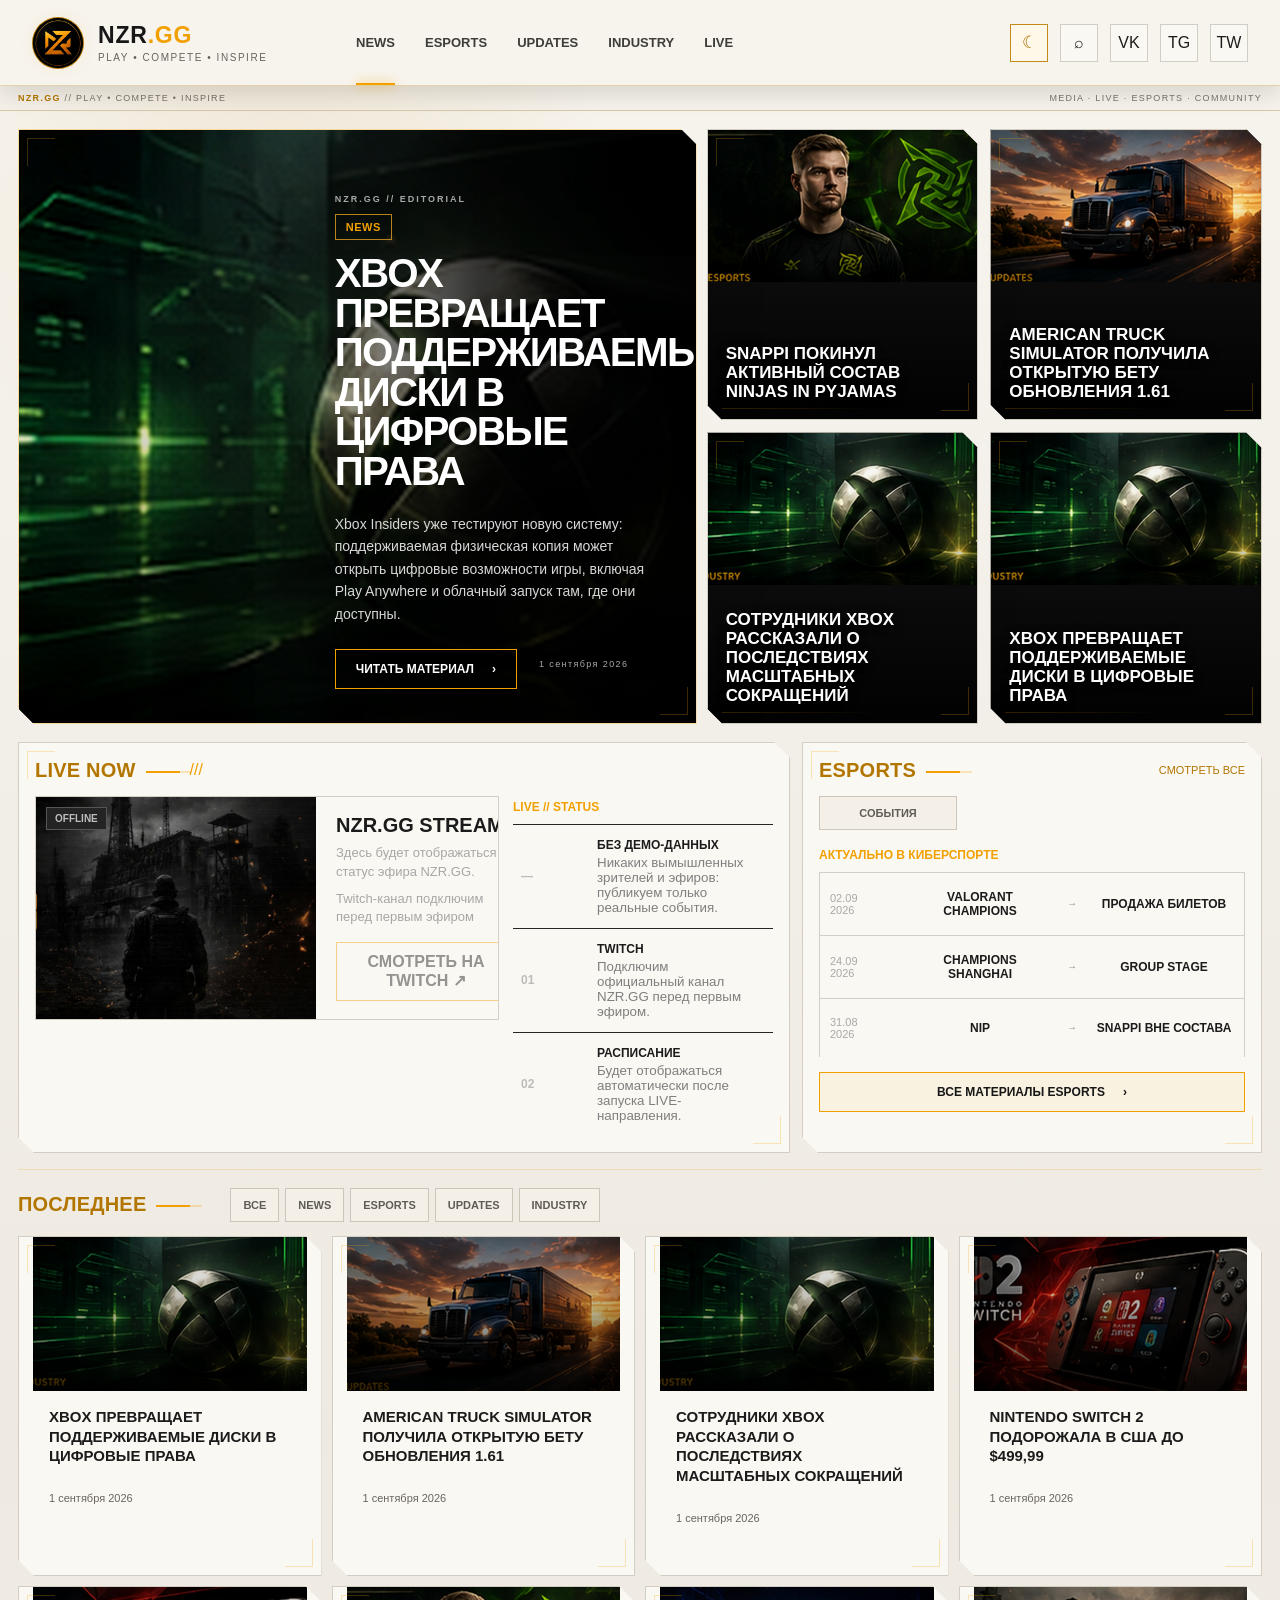
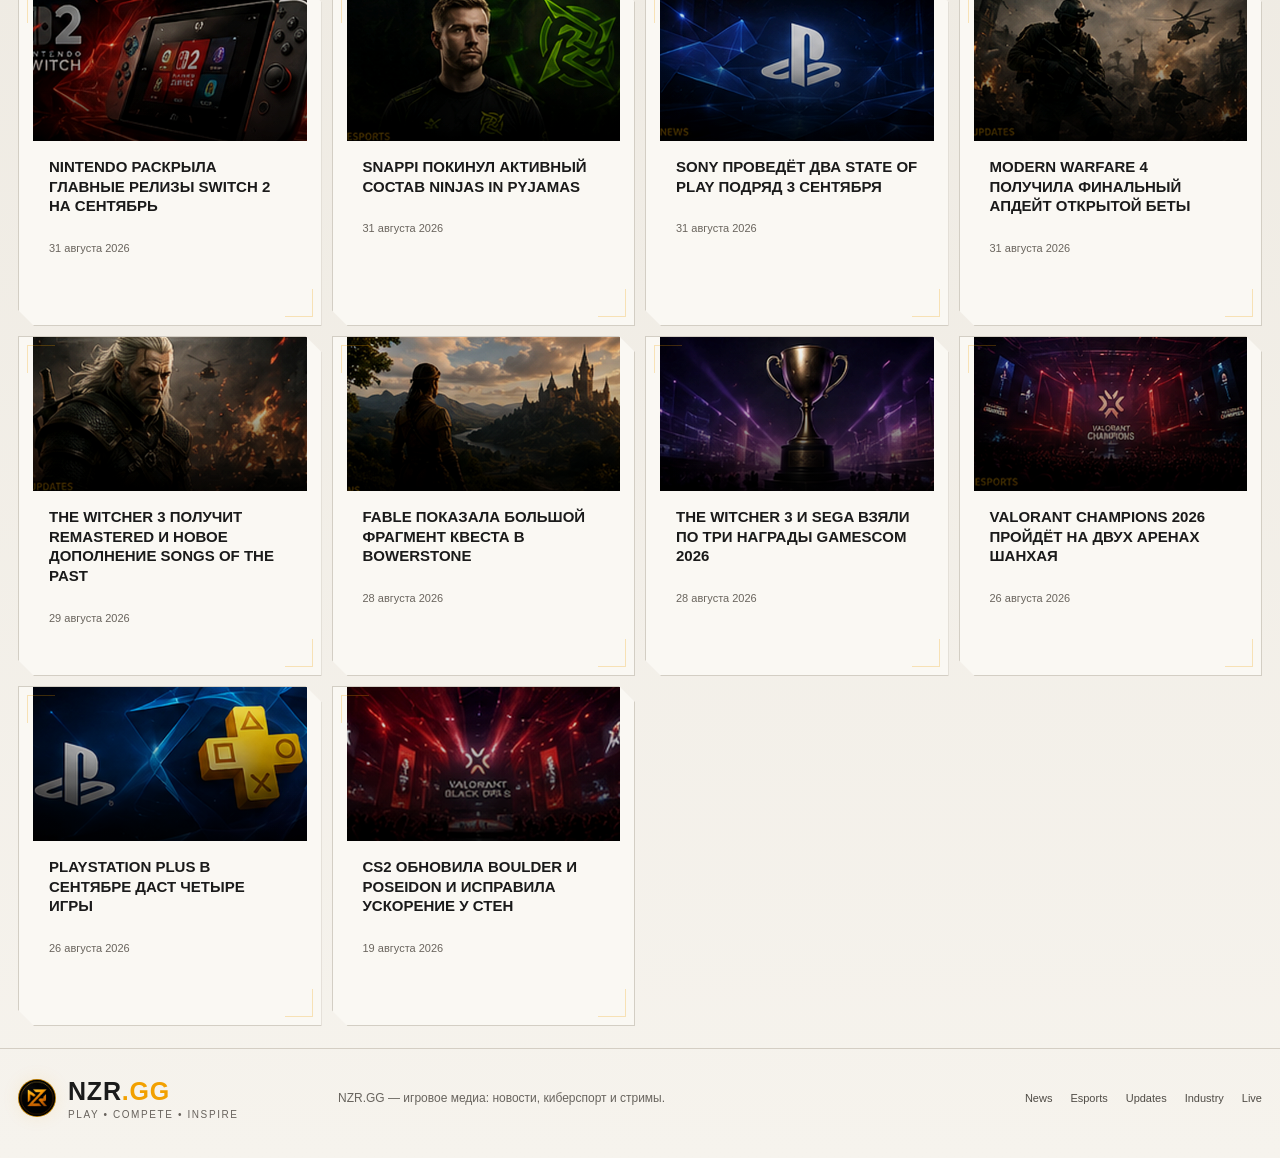
<file: index.html>
<!doctype html>
<html lang="ru">
<head>
  <meta charset="utf-8" />
  <meta name="viewport" content="width=device-width,initial-scale=1" />
  <meta name="theme-color" content="#090909" />
  <title>NZR.GG — Play • Compete • Inspire</title>
  <meta name="description" content="NZR.GG — новости игр, киберспорт, обновления, индустрия и стримы." />
  <script src="theme.js?v=180"></script>
<link rel="stylesheet" href="styles.css?v=180" />
</head>
<body data-base="." data-boot="app.js">
  <div class="noise"></div>

  <header class="site-header">
    <a class="brand" href="#top" aria-label="NZR.GG">
      <div class="brand-mark brand-mark-img"><img src="assets/nzr-logo-official.jpg" alt="NZR"></div><div class="brand-copy">
        <strong class="wordmark">NZR<span>.GG</span></strong>
        <small>PLAY • COMPETE • INSPIRE</small>
      </div>
    </a>

    <button class="menu-btn" id="menuBtn" aria-label="Открыть меню">☰</button>

    <nav class="main-nav" id="mainNav">
      <a class="active" href="news/">NEWS</a>
      <a href="esports/">ESPORTS</a>
      <a href="updates/">UPDATES</a>
      <a href="industry/">INDUSTRY</a>
      <a href="#live">LIVE</a>
    </nav>

    <div class="header-actions">
      <button class="icon-btn theme-toggle" data-theme-toggle type="button" aria-label="Включить светлую тему">☀</button>
      <button class="icon-btn" id="searchBtn" aria-label="Поиск">⌕</button>
      <a class="social" href="#" aria-label="VK">VK</a>
      <a class="social" href="#" aria-label="Telegram">TG</a>
      <a class="social" href="#" aria-label="Twitch">TW</a>
    </div>
  </header>

  <div class="status-strip">
      <span><b>NZR.GG</b> // PLAY • COMPETE • INSPIRE</span>
      <span>MEDIA · LIVE · ESPORTS · COMMUNITY</span>
    </div>
  <main id="top">
    <section class="hero shell">
      <article class="hero-main">
        <div class="hero-art hero-art-main"></div>
        <div class="hero-overlay"></div>
        <div class="hero-content">
          <span class="eyebrow">NZR.GG // EDITORIAL</span><span class="kicker" id="heroCategory">NEWS</span>
          <h1 id="heroTitle">Главные события игрового мира</h1>
          <p id="heroExcerpt">Отборные материалы NZR.GG без информационного шума.</p>
          <div class="hero-actions"><a class="btn primary" id="heroLink" href="news/">Читать материал <span>›</span></a><span class="hero-note" id="heroMeta"></span></div>
        </div>
      </article>

      <div class="hero-grid">
        <a class="story-card accent-card" href="esports/" data-story-category="esports">
          <div class="story-art story-art-esports"></div>
          <div class="story-shade"></div>
          <div class="story-copy">
            <h3>Киберспорт: матчи, турниры и трансферы</h3>
          </div>
        </a>

        <a class="story-card" href="updates/" data-story-category="updates">
          <div class="story-art story-art-update"></div>
          <div class="story-shade"></div>
          <div class="story-copy">
            <h3>Крупные патчи и новый контент</h3>
          </div>
        </a>

        <a class="story-card" href="industry/" data-story-category="industry">
          <div class="story-art story-art-industry"></div>
          <div class="story-shade"></div>
          <div class="story-copy">
            <h3>Студии, издатели и сделки индустрии</h3>
          </div>
        </a>

        <a class="story-card" href="news/" data-story-category="news">
          <div class="story-art story-art-rpg"></div>
          <div class="story-shade"></div>
          <div class="story-copy">
            <h3>Самые интересные анонсы недели</h3>
          </div>
        </a>
      </div>
    </section>

    <section class="dashboard shell">
      <div class="panel live-panel" id="live">
        <div class="section-head">
          <h2>LIVE NOW</h2>
          <span class="slash">///</span>
        </div>

        <div class="live-grid">
          <article class="stream-card stream-card-compact">
            <div class="stream-preview stream-preview-16x9">
              <span class="live-badge offline-badge">OFFLINE</span>
              <div class="stream-glow"></div><div class="stream-scan"></div>
            </div>
            <div class="stream-copy">
              <h3>NZR.GG STREAM</h3>
              <p>Здесь будет отображаться статус эфира NZR.GG.</p>
              <div class="stream-meta">Twitch-канал подключим перед первым эфиром</div>
              <button class="stream-link disabled" type="button" disabled title="Ссылка на официальный Twitch пока не задана">СМОТРЕТЬ НА TWITCH ↗</button>
            </div>
          </article>

          <div class="schedule">
            <h3>LIVE // STATUS</h3>
            <div class="schedule-row"><b>—</b><span><strong>БЕЗ ДЕМО-ДАННЫХ</strong><small>Никаких вымышленных зрителей и эфиров: публикуем только реальные события.</small></span></div>
            <div class="schedule-row"><b>01</b><span><strong>TWITCH</strong><small>Подключим официальный канал NZR.GG перед первым эфиром.</small></span></div>
            <div class="schedule-row"><b>02</b><span><strong>РАСПИСАНИЕ</strong><small>Будет отображаться автоматически после запуска LIVE-направления.</small></span></div>
          </div>
        </div>
      </div>

      <aside class="panel esports-panel" id="esports">
        <div class="section-head">
          <h2>ESPORTS</h2>
          <a href="esports/">СМОТРЕТЬ ВСЕ</a>
        </div>

        <div class="tabs">
          <button class="tab active">СОБЫТИЯ</button>
        </div>

        <h4>АКТУАЛЬНО В КИБЕРСПОРТЕ</h4>

        <div class="match event-row">
          <time>02.09<br>2026</time>
          <span class="team">VALORANT CHAMPIONS</span>
          <b>→</b>
          <span class="team">ПРОДАЖА БИЛЕТОВ</span>
        </div>
        <div class="match event-row">
          <time>24.09<br>2026</time>
          <span class="team">CHAMPIONS SHANGHAI</span>
          <b>→</b>
          <span class="team">GROUP STAGE</span>
        </div>
        <div class="match event-row">
          <time>31.08<br>2026</time>
          <span class="team">NIP</span>
          <b>→</b>
          <span class="team">SNAPPI ВНЕ СОСТАВА</span>
        </div>

        <a class="btn full" href="esports/">Все материалы ESPORTS <span>›</span></a>
      </aside>
    </section>

    <section class="latest shell" id="news">
      <div class="section-head latest-head">
        <h2>ПОСЛЕДНЕЕ</h2>
        <div class="filters" role="tablist">
          <button class="filter active" data-filter="all">ВСЕ</button>
          <button class="filter" data-filter="news">NEWS</button>
          <button class="filter" data-filter="esports">ESPORTS</button>
          <button class="filter" data-filter="updates">UPDATES</button>
          <button class="filter" data-filter="industry">INDUSTRY</button>
        </div>
      </div>

      <div class="news-grid" id="latestGrid"></div>
    </section>

  </main>

  <footer class="site-footer shell">
    <div class="footer-brand">
      <div class="brand-mark small brand-mark-img"><img src="assets/nzr-logo-official.jpg" alt="NZR"></div>
      <div>
        <strong>NZR<span>.GG</span></strong>
        <small>PLAY • COMPETE • INSPIRE</small>
      </div>
    </div>
    <p>NZR.GG — игровое медиа: новости, киберспорт и стримы.</p>
    <div class="footer-links">
      <a href="news/">News</a>
      <a href="esports/">Esports</a>
      <a href="updates/">Updates</a>
      <a href="industry/">Industry</a>
      <a href="#live">Live</a>
    </div>
  </footer>

  <div class="search-modal" id="searchModal" aria-hidden="true">
    <div class="search-box">
      <button class="close-search" id="closeSearch">×</button>
      <span class="kicker">SEARCH</span>
      <h2>Поиск по NZR.GG</h2>
      <input type="search" placeholder="Игра, команда, турнир..." autofocus />
      <p>Поиск по опубликованным материалам NZR.GG.</p>
    </div>
  </div>

<script src="boot.js?v=180"></script>
</body>
</html>
</file>
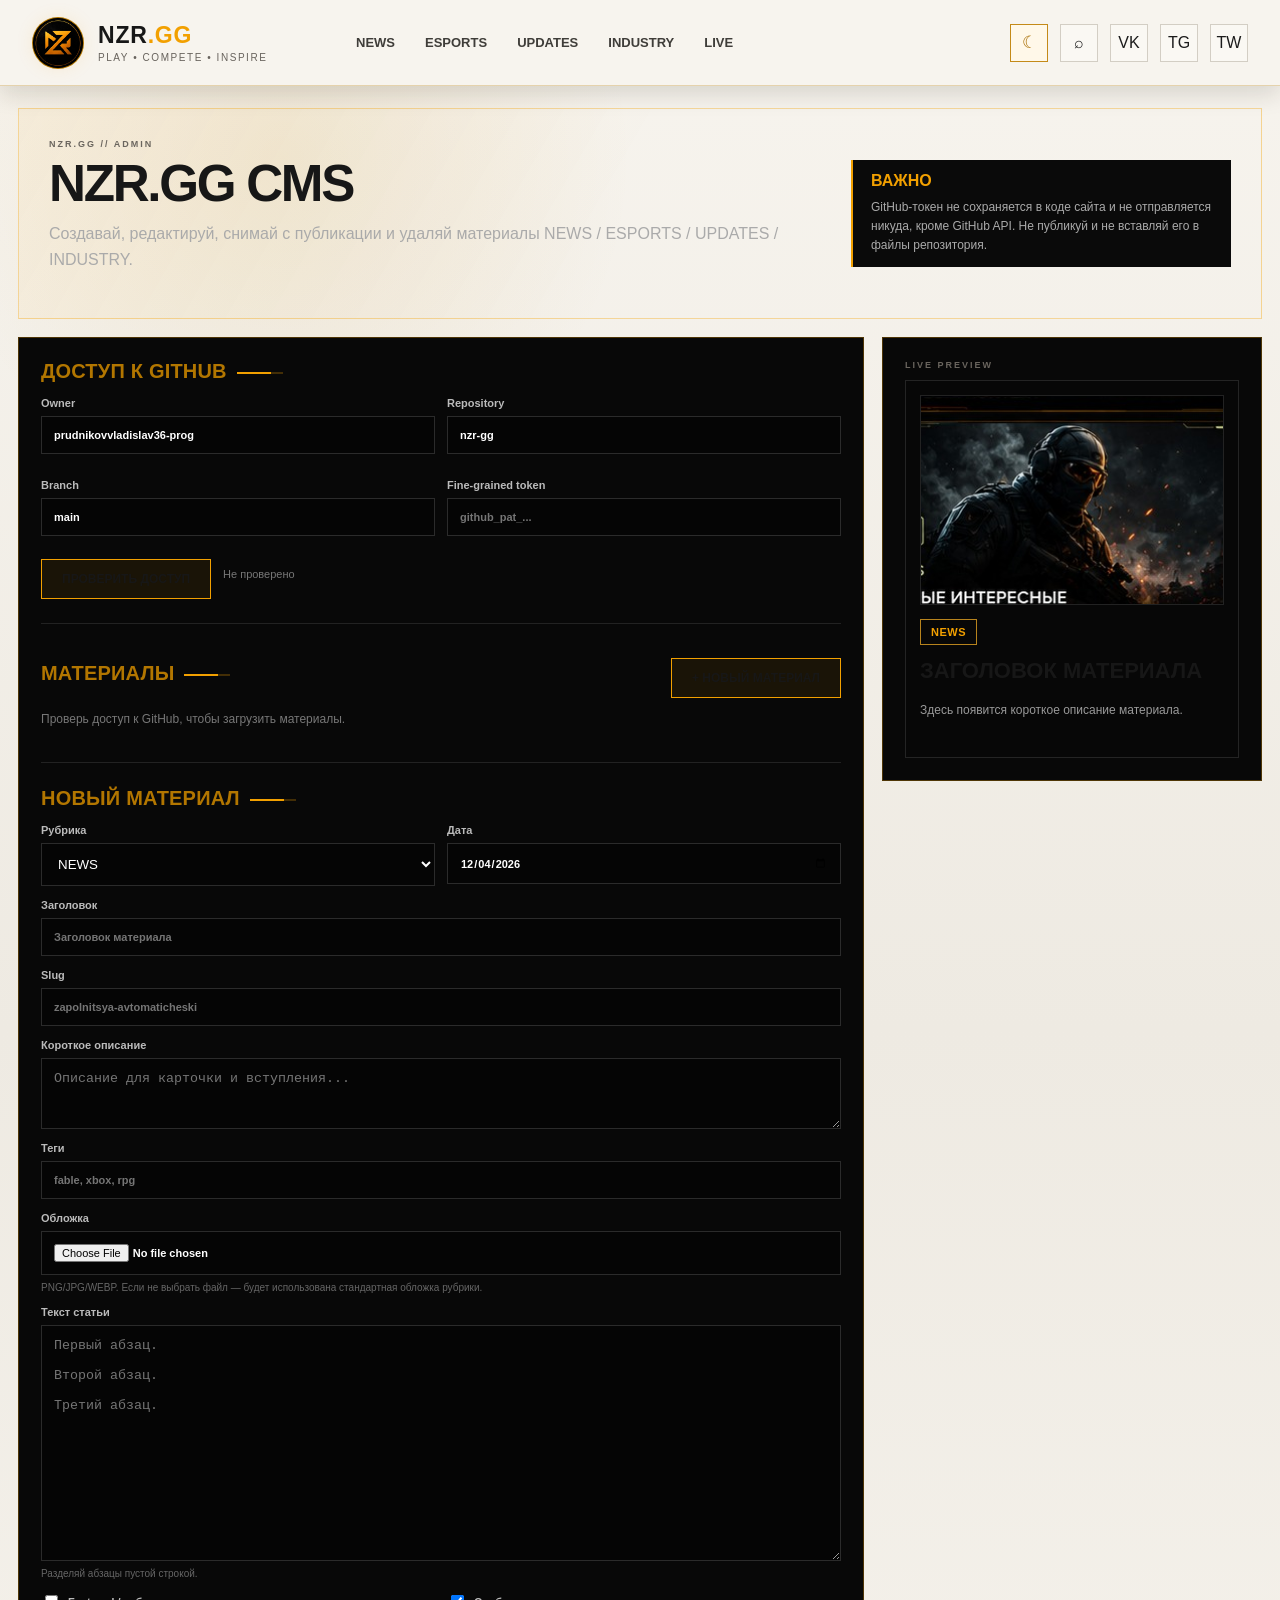
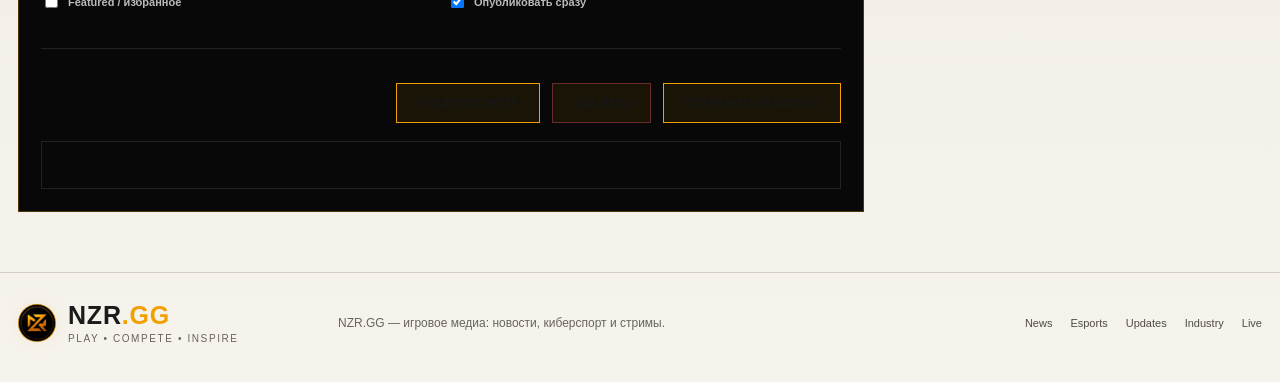
<file: admin/index.html>
<!doctype html>
<html lang="ru">
<head>
  <meta charset="utf-8">
  <meta name="viewport" content="width=device-width,initial-scale=1">
  <meta name="theme-color" content="#090909">
  <meta name="robots" content="noindex,nofollow">
  <title>NZR.GG Admin</title>
  <script src="../theme.js?v=180"></script>
<link rel="stylesheet" href="../styles.css?v=180">
</head>
<body class="admin-page" data-base=".." data-boot="site.js,admin.js">
  <div data-site-header></div>

  <main class="admin-shell shell">
    <section class="admin-hero">
      <div>
        <span class="eyebrow">NZR.GG // ADMIN</span>
        <h1>NZR.GG CMS</h1>
        <p>Создавай, редактируй, снимай с публикации и удаляй материалы NEWS / ESPORTS / UPDATES / INDUSTRY.</p>
      </div>
      <div class="admin-security">
        <strong>ВАЖНО</strong>
        <p>GitHub-токен не сохраняется в коде сайта и не отправляется никуда, кроме GitHub API. Не публикуй и не вставляй его в файлы репозитория.</p>
      </div>
    </section>

    <section class="admin-grid">
      <form class="admin-form" id="publishForm">
        <div class="admin-section">
          <div class="section-head"><h2>ДОСТУП К GITHUB</h2></div>
          <div class="form-grid cols-2">
            <label>Owner
              <input id="repoOwner" value="prudnikovvladislav36-prog" required>
            </label>
            <label>Repository
              <input id="repoName" value="nzr-gg" required>
            </label>
            <label>Branch
              <input id="repoBranch" value="main" required>
            </label>
            <label>Fine-grained token
              <input id="githubToken" type="password" autocomplete="off" placeholder="github_pat_..." required>
            </label>
          </div>
          <div class="admin-actions">
            <button type="button" class="btn" id="checkGithub">Проверить доступ</button>
            <span class="admin-status" id="githubStatus">Не проверено</span>
          </div>
        </div>

        <div class="admin-section admin-library" id="adminLibrary">
          <div class="section-head"><h2>МАТЕРИАЛЫ</h2><button type="button" class="btn" id="newArticle">+ Новый материал</button></div>
          <div class="cms-list" id="cmsList"><p class="cms-empty">Проверь доступ к GitHub, чтобы загрузить материалы.</p></div>
        </div>

        <div class="admin-section">
          <div class="section-head"><h2 id="editorHeading">НОВЫЙ МАТЕРИАЛ</h2><span class="admin-status" id="editStatus"></span></div>
          <div class="form-grid cols-2">
            <label>Рубрика
              <select id="category">
                <option value="news">NEWS</option>
                <option value="esports">ESPORTS</option>
                <option value="updates">UPDATES</option>
                <option value="industry">INDUSTRY</option>
              </select>
            </label>
            <label>Дата
              <input id="date" type="date" required>
            </label>
          </div>

          <label>Заголовок
            <input id="title" maxlength="180" placeholder="Заголовок материала" required>
          </label>

          <label>Slug
            <input id="slug" pattern="[a-z0-9-]+" placeholder="zapolnitsya-avtomaticheski" required>
          </label>

          <label>Короткое описание
            <textarea id="excerpt" rows="3" maxlength="420" placeholder="Описание для карточки и вступления..." required></textarea>
          </label>

          <label>Теги
            <input id="tags" placeholder="fable, xbox, rpg">
          </label>

          <label>Обложка
            <input id="cover" type="file" accept="image/png,image/jpeg,image/webp">
            <small>PNG/JPG/WEBP. Если не выбрать файл — будет использована стандартная обложка рубрики.</small>
          </label>

          <label>Текст статьи
            <textarea id="body" rows="14" placeholder="Первый абзац.

Второй абзац.

Третий абзац." required></textarea>
            <small>Разделяй абзацы пустой строкой.</small>
          </label>

          <div class="form-grid cols-2">
            <label class="check-label"><input id="featured" type="checkbox"> Featured / избранное</label>
            <label class="check-label"><input id="published" type="checkbox" checked> Опубликовать сразу</label>
          </div>
        </div>

        <div class="admin-actions publish-actions">
          <button type="button" class="btn" id="previewBtn">Предпросмотр</button>
          <button type="button" class="btn danger" id="deleteArticle" hidden>Удалить</button>
          <button type="submit" class="btn primary" id="saveArticle">Сохранить в NZR.GG</button>
        </div>
        <div class="publish-log" id="publishLog"></div>
      </form>

      <aside class="admin-preview">
        <span class="eyebrow">LIVE PREVIEW</span>
        <div class="preview-card">
          <div class="preview-image" id="previewImage"></div>
          <span class="kicker" id="previewCategory">NEWS</span>
          <h2 id="previewTitle">Заголовок материала</h2>
          <p id="previewExcerpt">Здесь появится короткое описание материала.</p>
          <div class="tag-row" id="previewTags"></div>
        </div>
      </aside>
    </section>
  </main>

  <div data-site-footer></div>

<script src="../boot.js?v=180"></script>
</body>
</html>
</file>
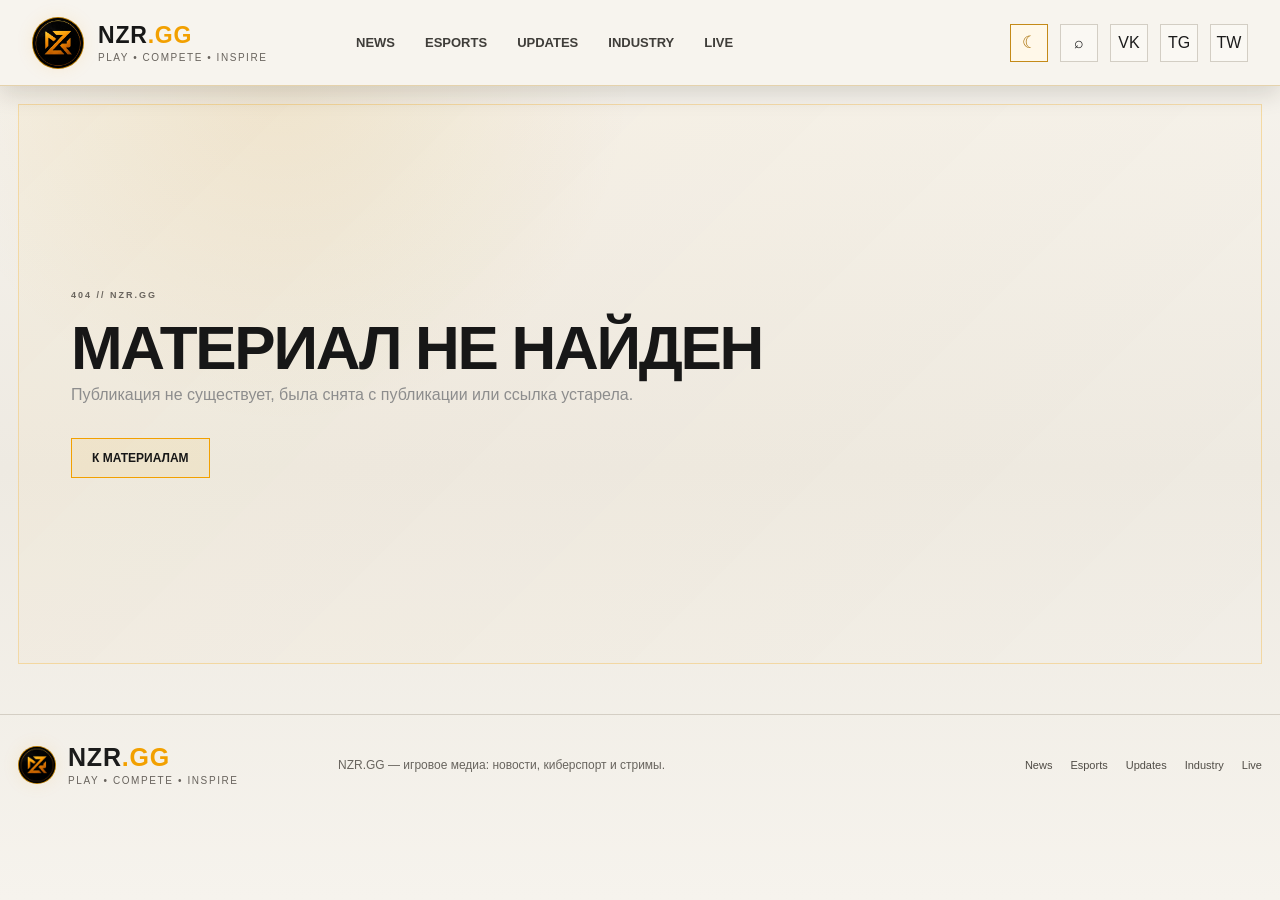
<file: article/index.html>
<!doctype html>
<html lang="ru"><head>
<meta charset="utf-8"><meta name="viewport" content="width=device-width,initial-scale=1">
<meta name="theme-color" content="#090909">
<meta name="description" content="Материал NZR.GG">
<script src="../theme.js?v=180"></script>
<link rel="stylesheet" href="../styles.css?v=180">
<title>Материал — NZR.GG</title>
</head>
<body data-base=".." data-active="" data-boot="site.js,article.js">
<div data-site-header></div>
<main>
  <article class="article-shell article-shell-v14 shell">
    <header class="article-heading">
      <div class="article-breadcrumbs"><a href="../index.html">NZR.GG</a><span>/</span><a id="articleCategoryLink" href="../news/">NEWS</a></div>
      <span class="article-section" id="articleCategory"></span>
      <h1 id="articleTitle"></h1>
      <p class="article-lead" id="articleLead"></p>
      <div class="article-meta-row">
        <div class="article-meta" id="articleMeta"></div>
        <div class="article-tags" id="articleTags"></div>
      </div>
    </header>

    <figure class="article-cover-frame">
      <img id="articleHeroImage" class="article-cover" src="" alt="" decoding="async" fetchpriority="high">
    </figure>

    <div class="article-layout article-layout-v14">
      <div class="article-column">
        <div class="article-body" id="articleBody"></div>
        <div class="article-source" id="articleSource"></div>
        <div class="article-share-row">
          <button class="btn copy-link" id="copyLink" type="button">Скопировать ссылку</button>
          <a class="btn" id="backToCategory" href="../news/">Все материалы рубрики</a>
        </div>
      </div>
      <aside class="article-aside article-aside-v14">
        <span class="eyebrow">NZR // EDITORIAL</span>
        <h3>Коротко и по делу</h3>
        <p>Факты, контекст и главное — без лишнего информационного шума.</p>
        <div class="aside-rule"></div>
        <strong>NZR.GG</strong><small>PLAY • COMPETE • INSPIRE</small>
      </aside>
    </div>
    <section class="related">
      <div class="section-head"><h2>ЕЩЁ НА NZR.GG</h2></div>
      <div class="related-grid" id="relatedGrid"></div>
    </section>
  </article>
</main>
<div data-site-footer></div>
<script src="../boot.js?v=180"></script>
</body></html>
</file>
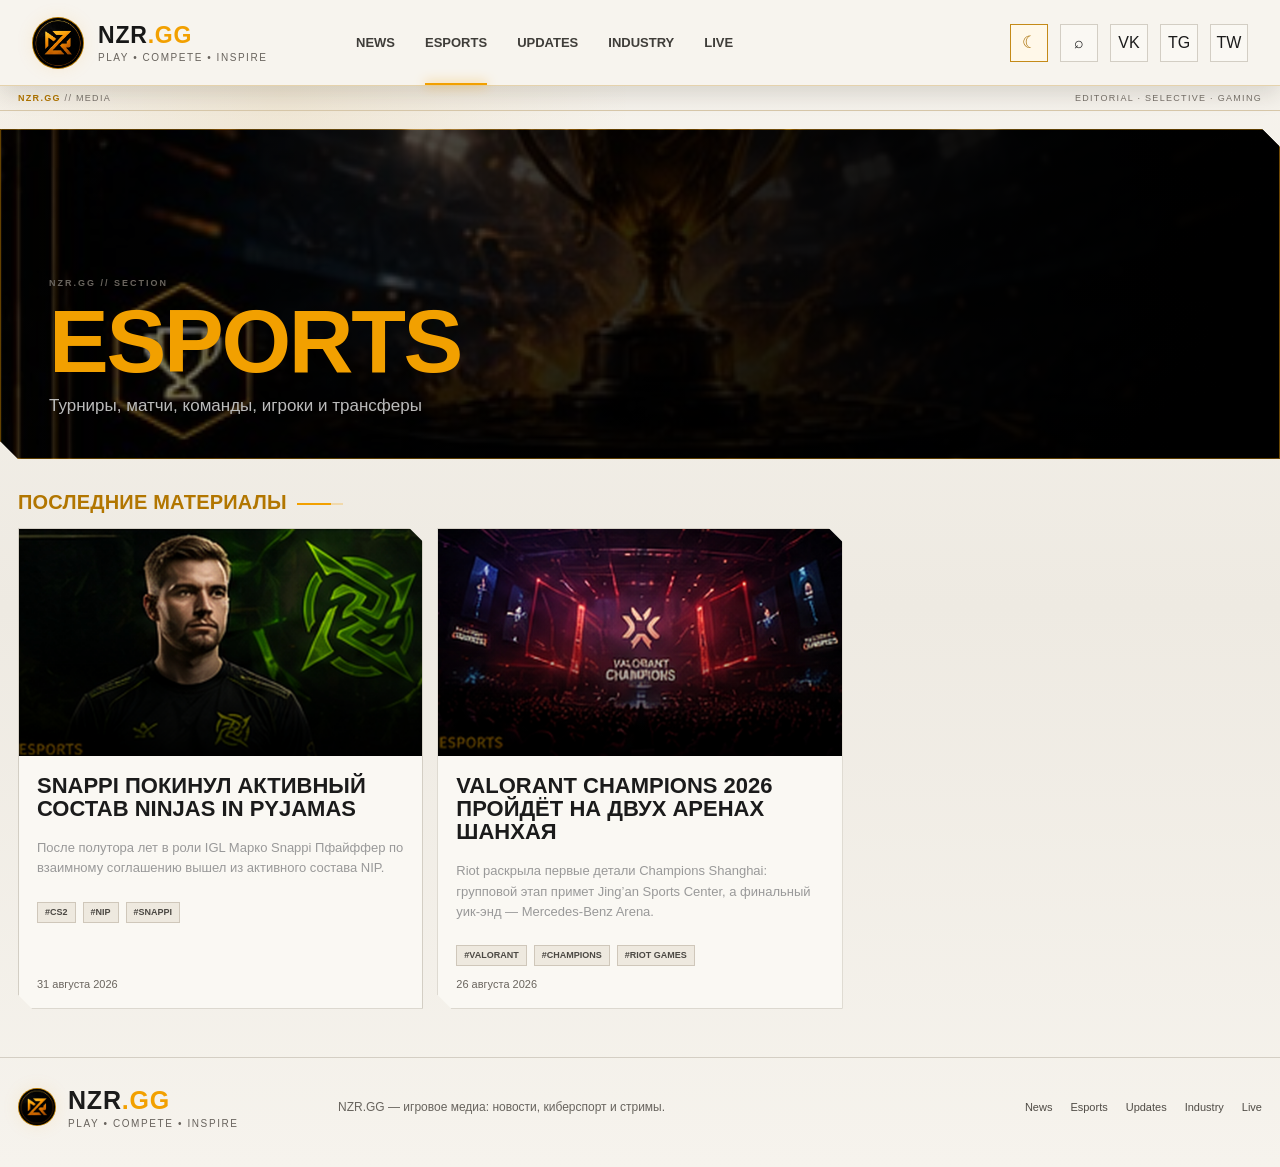
<file: esports/index.html>
<!doctype html>
<html lang="ru"><head>
<meta charset="utf-8"><meta name="viewport" content="width=device-width,initial-scale=1">
<meta name="theme-color" content="#090909">
<script src="../theme.js?v=180"></script>
<link rel="stylesheet" href="../styles.css?v=180">
<title>NZR.GG</title>
</head>
<body data-base=".." data-active="esports" data-boot="site.js,category.js">
<div data-site-header></div>
<div class="status-strip"><span><b>NZR.GG</b> // MEDIA</span><span>EDITORIAL · SELECTIVE · GAMING</span></div>
<main>
  <section class="category-hero shell" id="categoryHero">
    <div class="category-hero-copy">
      <span class="eyebrow">NZR.GG // SECTION</span>
      <h1 id="categoryTitle"></h1>
      <p id="categorySubtitle"></p>
    </div>
  </section>
  <section class="category-content shell">
    <div class="section-head"><h2>ПОСЛЕДНИЕ МАТЕРИАЛЫ</h2></div>
    <div class="media-grid" id="categoryGrid"></div>
  </section>
</main>
<div data-site-footer></div>
<script src="../boot.js?v=180"></script>
</body></html>
</file>
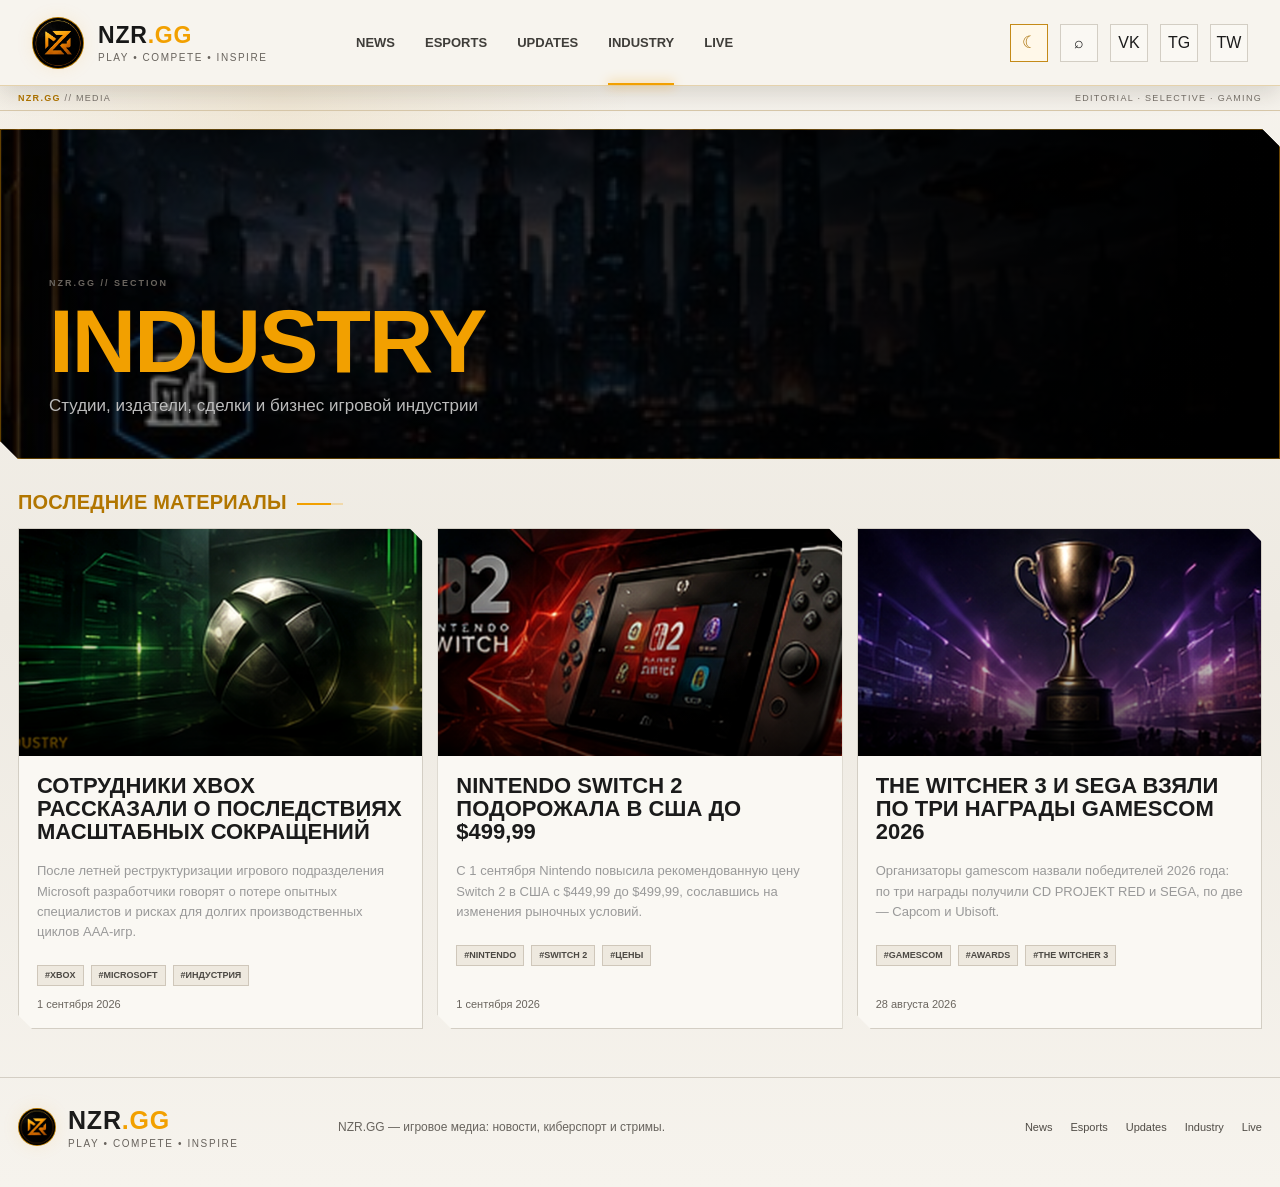
<file: industry/index.html>
<!doctype html>
<html lang="ru"><head>
<meta charset="utf-8"><meta name="viewport" content="width=device-width,initial-scale=1">
<meta name="theme-color" content="#090909">
<script src="../theme.js?v=180"></script>
<link rel="stylesheet" href="../styles.css?v=180">
<title>NZR.GG</title>
</head>
<body data-base=".." data-active="industry" data-boot="site.js,category.js">
<div data-site-header></div>
<div class="status-strip"><span><b>NZR.GG</b> // MEDIA</span><span>EDITORIAL · SELECTIVE · GAMING</span></div>
<main>
  <section class="category-hero shell" id="categoryHero">
    <div class="category-hero-copy">
      <span class="eyebrow">NZR.GG // SECTION</span>
      <h1 id="categoryTitle"></h1>
      <p id="categorySubtitle"></p>
    </div>
  </section>
  <section class="category-content shell">
    <div class="section-head"><h2>ПОСЛЕДНИЕ МАТЕРИАЛЫ</h2></div>
    <div class="media-grid" id="categoryGrid"></div>
  </section>
</main>
<div data-site-footer></div>
<script src="../boot.js?v=180"></script>
</body></html>
</file>
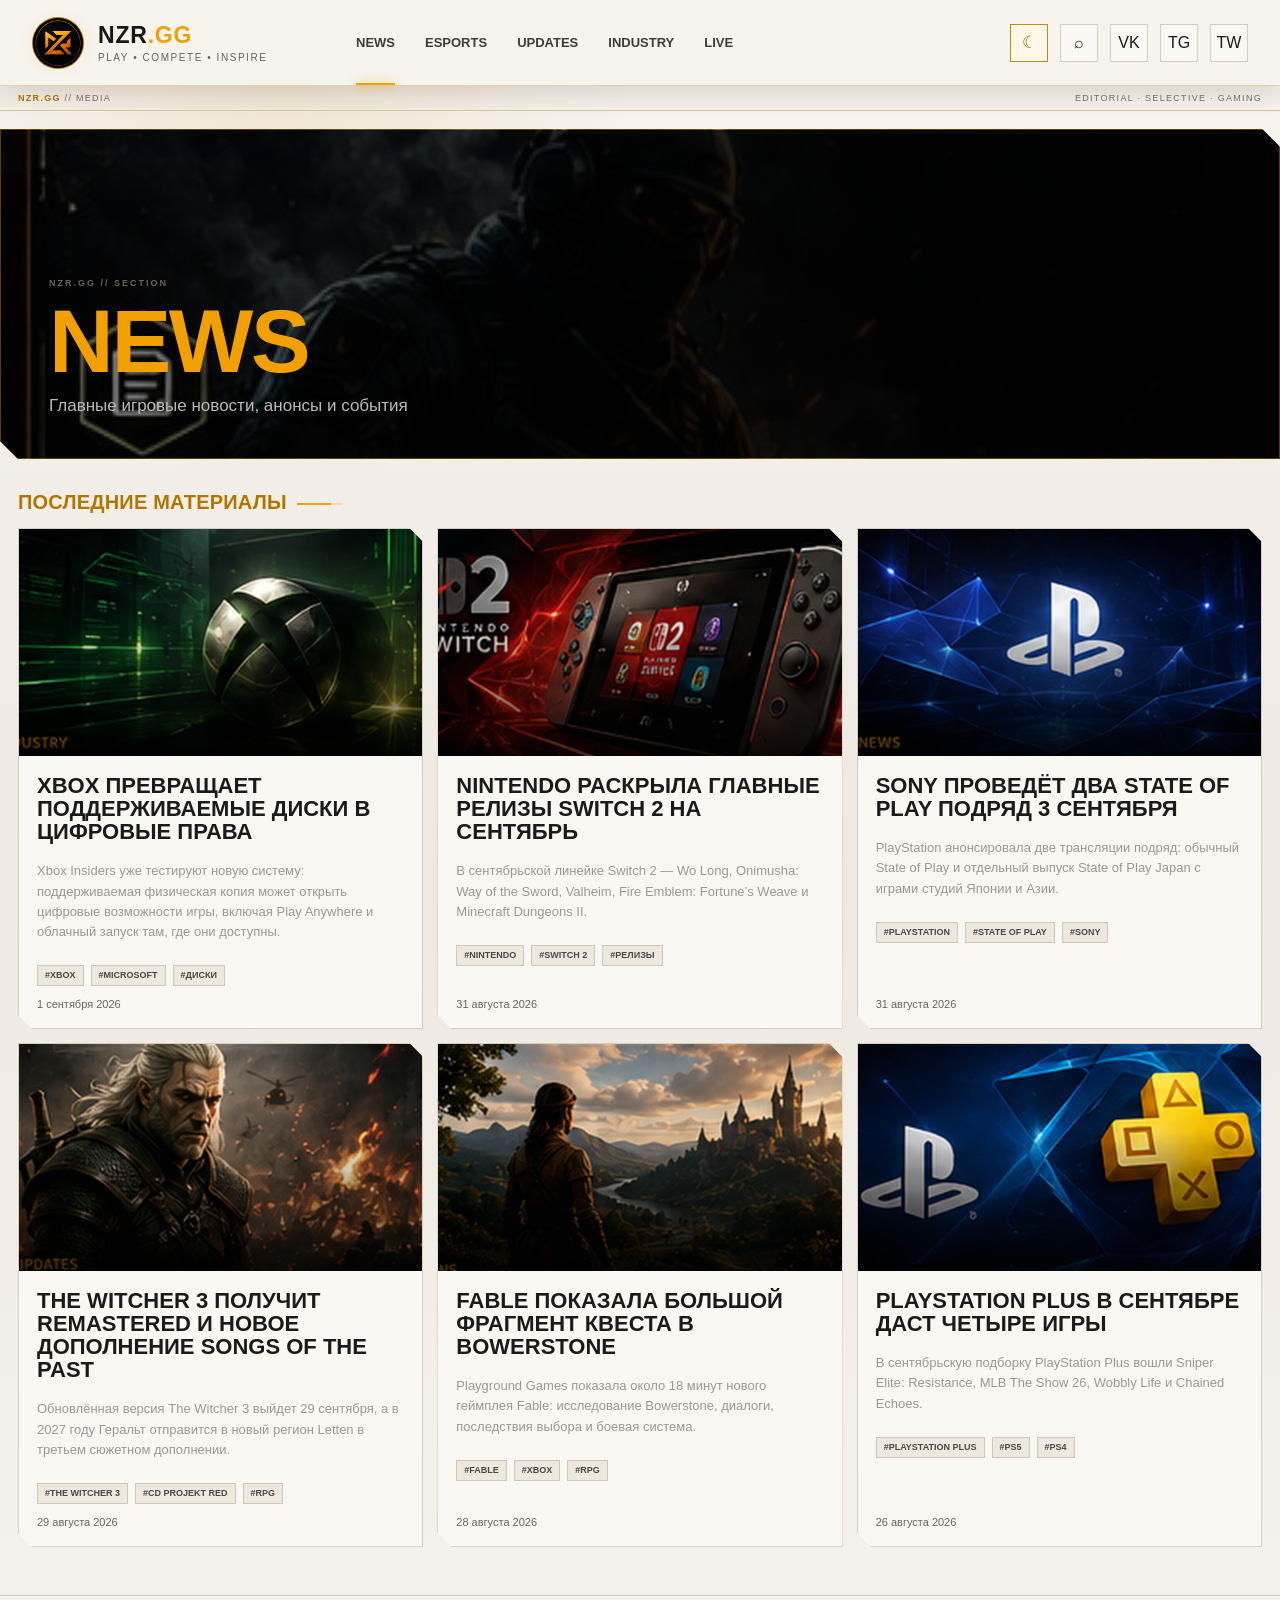
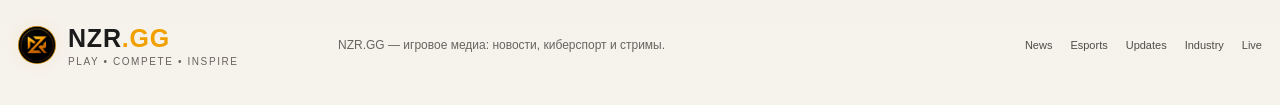
<file: news/index.html>
<!doctype html>
<html lang="ru"><head>
<meta charset="utf-8"><meta name="viewport" content="width=device-width,initial-scale=1">
<meta name="theme-color" content="#090909">
<script src="../theme.js?v=180"></script>
<link rel="stylesheet" href="../styles.css?v=180">
<title>NZR.GG</title>
</head>
<body data-base=".." data-active="news" data-boot="site.js,category.js">
<div data-site-header></div>
<div class="status-strip"><span><b>NZR.GG</b> // MEDIA</span><span>EDITORIAL · SELECTIVE · GAMING</span></div>
<main>
  <section class="category-hero shell" id="categoryHero">
    <div class="category-hero-copy">
      <span class="eyebrow">NZR.GG // SECTION</span>
      <h1 id="categoryTitle"></h1>
      <p id="categorySubtitle"></p>
    </div>
  </section>
  <section class="category-content shell">
    <div class="section-head"><h2>ПОСЛЕДНИЕ МАТЕРИАЛЫ</h2></div>
    <div class="media-grid" id="categoryGrid"></div>
  </section>
</main>
<div data-site-footer></div>
<script src="../boot.js?v=180"></script>
</body></html>
</file>
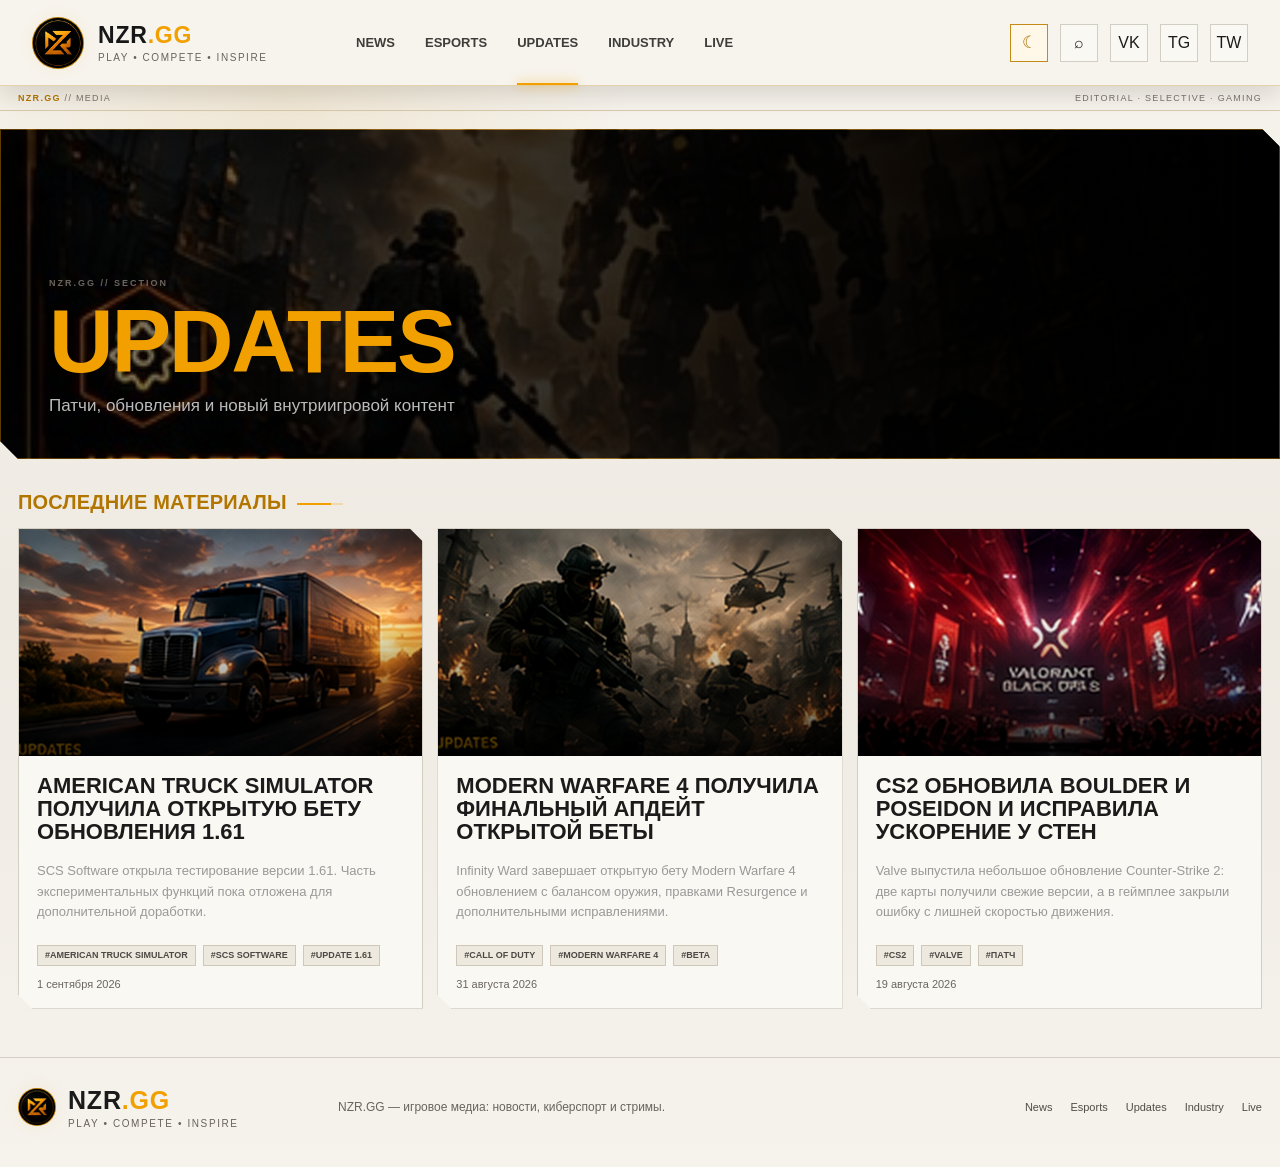
<file: updates/index.html>
<!doctype html>
<html lang="ru"><head>
<meta charset="utf-8"><meta name="viewport" content="width=device-width,initial-scale=1">
<meta name="theme-color" content="#090909">
<script src="../theme.js?v=180"></script>
<link rel="stylesheet" href="../styles.css?v=180">
<title>NZR.GG</title>
</head>
<body data-base=".." data-active="updates" data-boot="site.js,category.js">
<div data-site-header></div>
<div class="status-strip"><span><b>NZR.GG</b> // MEDIA</span><span>EDITORIAL · SELECTIVE · GAMING</span></div>
<main>
  <section class="category-hero shell" id="categoryHero">
    <div class="category-hero-copy">
      <span class="eyebrow">NZR.GG // SECTION</span>
      <h1 id="categoryTitle"></h1>
      <p id="categorySubtitle"></p>
    </div>
  </section>
  <section class="category-content shell">
    <div class="section-head"><h2>ПОСЛЕДНИЕ МАТЕРИАЛЫ</h2></div>
    <div class="media-grid" id="categoryGrid"></div>
  </section>
</main>
<div data-site-footer></div>
<script src="../boot.js?v=180"></script>
</body></html>
</file>
<file: styles.css>
*{box-sizing:border-box}
:root{
  --bg:#070707;
  --bg2:#0d0d0d;
  --panel:#0a0a0a;
  --line:#3c2a06;
  --gold:#f2a000;
  --gold2:#ffb31a;
  --text:#f6f6f6;
  --muted:#9b9b9b;
  --danger:#ff3030;
}
html{scroll-behavior:smooth}
body{
  margin:0;
  background:
    radial-gradient(circle at 22% 8%,rgba(242,160,0,.08),transparent 22rem),
    linear-gradient(180deg,#050505,#0a0a0a 50%,#060606);
  color:var(--text);
  font-family:Inter,Segoe UI,Arial,sans-serif;
  min-height:100vh;
}
body:before{
  content:"";
  position:fixed;inset:0;pointer-events:none;z-index:999;
  background-image:linear-gradient(rgba(255,255,255,.014) 1px,transparent 1px),linear-gradient(90deg,rgba(255,255,255,.012) 1px,transparent 1px);
  background-size:28px 28px;
  mask-image:linear-gradient(to bottom,black,transparent 88%);
}
a{color:inherit;text-decoration:none}
button,input{font:inherit}
.shell{max-width:1500px;margin:0 auto}
.site-header{
  height:86px;
  padding:0 32px;
  border-bottom:1px solid rgba(242,160,0,.22);
  display:flex;align-items:center;gap:34px;
  position:sticky;top:0;z-index:30;
  backdrop-filter:blur(16px);
  background:rgba(5,5,5,.88);
}
.brand{display:flex;align-items:center;gap:14px;min-width:290px}
.brand-mark{
  width:58px;height:58px;border:2px solid var(--gold);
  border-radius:50%;display:grid;place-items:center;
  font-weight:1000;font-style:italic;letter-spacing:-2px;color:var(--gold);
  box-shadow:0 0 30px rgba(242,160,0,.12),inset 0 0 20px rgba(242,160,0,.05);
}
.brand-copy{display:flex;flex-direction:column}
.brand-copy strong,.footer-brand strong{font-size:25px;letter-spacing:.8px}
.brand-copy strong span,.footer-brand strong span{color:var(--gold)}
.brand-copy small,.footer-brand small{font-size:10px;color:#c4c4c4;letter-spacing:1.6px;margin-top:3px}
.main-nav{display:flex;align-items:center;gap:30px;height:100%;font-weight:750;font-size:13px}
.main-nav a{height:100%;display:flex;align-items:center;position:relative;color:#d8d8d8}
.main-nav a:hover,.main-nav a.active{color:var(--gold)}
.main-nav a.active:after{content:"";position:absolute;bottom:0;left:0;right:0;height:2px;background:var(--gold);box-shadow:0 0 12px var(--gold)}
.main-nav em{font-style:normal;font-size:8px;border:1px solid var(--line);color:#9a8a6a;padding:2px 4px;margin-left:5px}
.header-actions{margin-left:auto;display:flex;align-items:center;gap:12px}
.icon-btn,.social,.menu-btn{
  background:#0d0d0d;border:1px solid #2f2f2f;color:#ddd;
  min-width:38px;height:38px;display:grid;place-items:center;
}
.icon-btn:hover,.social:hover{border-color:var(--gold);color:var(--gold)}
.menu-btn{display:none}
.hero{
  padding:18px;
  display:grid;grid-template-columns:1.1fr .9fr;gap:10px;
}
.hero-main,.story-card,.news-card,.panel{border:1px solid rgba(242,160,0,.35);background:#090909;position:relative;overflow:hidden}
.hero-main{min-height:470px}
.hero-art,.story-art,.thumb,.stream-preview{position:absolute;inset:0;background-size:cover;background-position:center}
.hero-art-main{
  background:
    radial-gradient(circle at 17% 40%,rgba(242,160,0,.30),transparent 18%),
    linear-gradient(110deg,#151515 10%,#090909 52%,rgba(242,160,0,.18)),
    repeating-linear-gradient(90deg,transparent 0 52px,rgba(242,160,0,.05) 53px 54px);
}
.hero-art-main:before{
  content:"";
  position:absolute;left:9%;top:14%;width:240px;height:300px;
  background:linear-gradient(150deg,#292929,#0d0d0d);
  clip-path:polygon(42% 0,65% 7%,80% 25%,75% 48%,95% 100%,0 100%,17% 52%,14% 25%);
  border:1px solid rgba(242,160,0,.15);
  filter:drop-shadow(0 0 28px rgba(242,160,0,.16));
}
.hero-overlay,.story-shade{
  position:absolute;inset:0;background:linear-gradient(90deg,rgba(3,3,3,.15),rgba(3,3,3,.72) 52%,rgba(3,3,3,.94));
}
.hero-content{position:relative;z-index:2;margin-left:34%;padding:78px 46px 40px 20px;max-width:670px}
.kicker{
  display:inline-flex;padding:6px 10px;border:1px solid var(--line);color:var(--gold);
  font-size:11px;font-weight:850;letter-spacing:.5px;margin-bottom:14px;
}
h1,h2,h3,h4,p{margin-top:0}
h1{font-size:clamp(35px,4.1vw,68px);line-height:.98;letter-spacing:-2.3px;text-transform:uppercase;margin-bottom:22px}
.hero-content p{color:#bcbcbc;line-height:1.65;max-width:580px}
.btn{
  display:inline-flex;align-items:center;justify-content:center;gap:18px;
  border:1px solid var(--gold);padding:12px 20px;margin-top:10px;
  background:rgba(242,160,0,.04);font-weight:800;font-size:12px;text-transform:uppercase;
}
.btn:hover{background:var(--gold);color:#090909}
.hero-grid{display:grid;grid-template-columns:1fr 1fr;gap:10px}
.story-card{min-height:230px}
.story-art{background:linear-gradient(135deg,#202020,#090909)}
.story-art-esports{background:radial-gradient(circle at 50% 28%,rgba(242,160,0,.45),transparent 22%),linear-gradient(140deg,#242424,#090909)}
.story-art-update{background:radial-gradient(circle at 67% 35%,rgba(255,63,0,.36),transparent 20%),linear-gradient(135deg,#25120c,#090909)}
.story-art-industry{background:radial-gradient(circle at 60% 45%,rgba(26,80,170,.38),transparent 24%),linear-gradient(135deg,#0c1524,#090909)}
.story-art-rpg{background:radial-gradient(circle at 70% 35%,rgba(160,170,140,.22),transparent 22%),linear-gradient(135deg,#171a12,#090909)}
.story-shade{background:linear-gradient(0deg,rgba(0,0,0,.96),rgba(0,0,0,.1) 70%)}
.story-copy{position:absolute;left:18px;right:18px;bottom:17px;z-index:2}
.story-copy h3{font-size:17px;line-height:1.2;text-transform:uppercase;margin:0}
.dashboard{padding:0 18px 16px;display:grid;grid-template-columns:1fr 460px;gap:10px}
.panel{padding:16px}
.section-head{display:flex;align-items:center;gap:10px;margin-bottom:16px}
.section-head h2{font-size:20px;color:var(--gold);letter-spacing:.5px;margin:0}
.section-head a{margin-left:auto;color:var(--gold);font-size:11px}
.slash{color:var(--gold)}
.live-grid{display:grid;grid-template-columns:1.25fr .75fr;gap:14px}
.stream-card{border:1px solid #242424;display:grid;grid-template-columns:44% 56%;min-height:220px}
.stream-preview{position:relative;background:radial-gradient(circle at 70% 50%,rgba(255,84,0,.42),transparent 18%),linear-gradient(135deg,#161616,#090909)}
.stream-glow{position:absolute;width:110px;height:170px;left:42%;top:14%;background:linear-gradient(#232323,#111);clip-path:polygon(40% 0,70% 12%,78% 45%,95% 100%,0 100%,15% 45%,20% 15%)}
.live-badge{position:absolute;z-index:2;left:10px;top:10px;background:var(--danger);padding:5px 8px;font-weight:900;font-size:10px}
.stream-copy{padding:26px}
.stream-copy h3{font-size:25px;margin-bottom:6px}
.stream-copy p,.stream-meta{color:#a7a7a7;font-size:13px}
.schedule h3,.esports-panel h4{font-size:12px;color:var(--gold);margin:4px 0 10px}
.schedule-row{display:grid;grid-template-columns:76px 1fr 20px;align-items:center;border-top:1px solid #262626;padding:13px 8px}
.schedule-row b{font-size:12px;font-weight:650;color:#bcbcbc}
.schedule-row span{display:flex;flex-direction:column}
.schedule-row strong{font-size:12px}
.schedule-row small{color:#7f7f7f;margin-top:3px}
.schedule-row i{color:var(--gold)}
.tabs{display:grid;grid-template-columns:repeat(3,1fr);gap:6px;margin-bottom:18px}
.tab,.filter{
  border:1px solid #2a2a2a;background:#0d0d0d;color:#9b9b9b;padding:10px 12px;
  font-weight:750;font-size:11px;
}
.tab.active,.filter.active,.tab:hover,.filter:hover{border-color:var(--gold);color:var(--gold)}
.match{display:grid;grid-template-columns:64px 1fr 36px 1fr;align-items:center;gap:8px;padding:17px 10px;border:1px solid #222;border-bottom:0;background:#0c0c0c}
.match time{font-size:11px;color:#a8a8a8}
.team{font-weight:900;text-align:center;font-size:12px}
.match b{color:#888;text-align:center;font-size:10px}
.btn.full{width:100%;margin-top:15px}
.latest{padding:0 18px 22px}
.latest-head{border-top:1px solid rgba(242,160,0,.22);padding-top:18px}
.filters{display:flex;gap:6px;margin-left:30px}
.news-grid{display:grid;grid-template-columns:repeat(4,1fr);gap:10px}
.news-card{min-height:340px;padding:210px 14px 14px;transition:.2s}
.news-card:hover{transform:translateY(-3px);border-color:var(--gold)}
.thumb{height:195px;bottom:auto;background:linear-gradient(135deg,#171717,#090909)}
.thumb-1{background:radial-gradient(circle at 60% 40%,rgba(76,98,134,.28),transparent 30%),linear-gradient(135deg,#10131a,#070707)}
.thumb-2{background:radial-gradient(circle at 50% 45%,rgba(42,66,220,.30),transparent 28%),linear-gradient(135deg,#0d1024,#070707)}
.thumb-3{background:radial-gradient(circle at 57% 44%,rgba(176,118,35,.30),transparent 28%),linear-gradient(135deg,#1b140b,#070707)}
.thumb-4{background:radial-gradient(circle at 52% 42%,rgba(100,120,140,.22),transparent 28%),linear-gradient(135deg,#11161b,#070707)}
.news-card h3{font-size:15px;line-height:1.32;text-transform:uppercase}
.meta{color:#777;font-size:11px;margin-top:16px}
.roadmap{
  margin-top:6px;margin-bottom:26px;padding:28px;
  border:1px solid rgba(242,160,0,.3);
  display:flex;align-items:center;gap:40px;
  background:linear-gradient(110deg,rgba(242,160,0,.06),transparent 45%);
}
.roadmap h2{font-size:28px;max-width:620px;margin-bottom:0}
.roadmap-items{margin-left:auto;display:flex;gap:18px;flex-wrap:wrap;justify-content:flex-end}
.roadmap-items span{border:1px solid #2d2d2d;padding:10px 12px;font-size:11px;color:#aaa}
.site-footer{
  border-top:1px solid rgba(242,160,0,.28);
  padding:28px 18px 38px;display:grid;grid-template-columns:280px 1fr auto;gap:40px;align-items:center;
}
.footer-brand{display:flex;gap:12px;align-items:center}
.brand-mark.small{width:50px;height:50px;font-size:12px}
.footer-brand>div:last-child{display:flex;flex-direction:column}
.site-footer p{margin:0;color:#999;font-size:12px}
.footer-links{display:flex;gap:18px;font-size:11px;color:#aaa}
.search-modal{position:fixed;inset:0;background:rgba(0,0,0,.83);z-index:100;display:none;place-items:center;padding:20px}
.search-modal.open{display:grid}
.search-box{width:min(680px,100%);background:#0a0a0a;border:1px solid var(--gold);padding:34px;position:relative}
.search-box input{width:100%;padding:15px;background:#080808;border:1px solid #333;color:white;margin:8px 0 12px;outline:none}
.search-box input:focus{border-color:var(--gold)}
.search-box p{color:#888;font-size:12px}
.close-search{position:absolute;right:12px;top:8px;border:0;background:none;color:white;font-size:28px;cursor:pointer}
.hidden-card{display:none}
@media(max-width:1180px){
  .main-nav{display:none;position:absolute;top:86px;left:0;right:0;height:auto;background:#080808;border-bottom:1px solid var(--line);padding:16px 28px;flex-wrap:wrap}
  .main-nav.open{display:flex}
  .main-nav a{height:auto;padding:9px 0}
  .main-nav a.active:after{display:none}
  .menu-btn{display:grid}
  .brand{min-width:auto}
  .dashboard{grid-template-columns:1fr}
}
@media(max-width:900px){
  .site-header{padding:0 16px;gap:14px}
  .brand-copy small{display:none}
  .header-actions .social{display:none}
  .hero{grid-template-columns:1fr}
  .hero-main{min-height:440px}
  .hero-content{margin-left:0;padding:140px 24px 30px;background:linear-gradient(0deg,rgba(0,0,0,.98),rgba(0,0,0,.18))}
  .hero-art-main:before{left:55%;opacity:.7}
  .news-grid{grid-template-columns:1fr 1fr}
  .site-footer{grid-template-columns:1fr}
}
@media(max-width:640px){
  .brand-mark{width:46px;height:46px;font-size:12px}
  .brand-copy strong{font-size:20px}
  .hero,.dashboard,.latest{padding-left:10px;padding-right:10px}
  .hero-grid{grid-template-columns:1fr}
  .story-card{min-height:185px}
  .hero-main{min-height:510px}
  .live-grid{grid-template-columns:1fr}
  .stream-card{grid-template-columns:1fr;min-height:420px}
  .stream-preview{position:relative;height:220px}
  .filters{width:100%;margin:12px 0 0;overflow:auto}
  .latest-head{display:block}
  .news-grid{grid-template-columns:1fr}
  .news-card{min-height:320px}
  .roadmap{margin:0 10px 20px;display:block}
  .roadmap-items{margin-top:18px;justify-content:flex-start}
  .site-footer{padding-left:14px;padding-right:14px}
}


/* v0.2 visual upgrade */
body{overflow-x:hidden}
.status-strip{
  max-width:1500px;margin:0 auto;padding:7px 18px;
  display:flex;justify-content:space-between;gap:20px;
  color:#6f6f6f;font-size:9px;letter-spacing:1.3px;
  border-bottom:1px solid rgba(242,160,0,.12)
}
.status-strip b{color:var(--gold)}
.wordmark{letter-spacing:.2px}
.eyebrow{
  display:block;color:#777;font-size:9px;letter-spacing:2px;
  margin-bottom:10px;font-weight:800
}
.hero-main,.story-card,.panel,.news-card,.roadmap{
  clip-path:polygon(0 0,calc(100% - 16px) 0,100% 16px,100% 100%,16px 100%,0 calc(100% - 16px))
}
.hero-main:before,.story-card:before,.panel:before,.news-card:before,.roadmap:before{
  content:"";position:absolute;inset:0;pointer-events:none;z-index:5;
  background:
    linear-gradient(var(--gold),var(--gold)) left 8px top 8px/28px 1px no-repeat,
    linear-gradient(var(--gold),var(--gold)) left 8px top 8px/1px 28px no-repeat,
    linear-gradient(var(--gold),var(--gold)) right 8px bottom 8px/28px 1px no-repeat,
    linear-gradient(var(--gold),var(--gold)) right 8px bottom 8px/1px 28px no-repeat;
  opacity:.25
}
.hero-art-main{
  background:#070707;
  overflow:hidden;
}
.hero-visual{
  position:absolute;inset:-4%;
  background-image:
    linear-gradient(90deg,rgba(0,0,0,.08) 0%,rgba(0,0,0,.18) 35%,rgba(0,0,0,.82) 68%,rgba(0,0,0,.94) 100%),
    url("assets/nzr-concept.png");
  background-size:cover;
  background-position:4% 28%;
  filter:saturate(.72) contrast(1.12) brightness(.72);
  transform:scale(1.03);
}
.hero-art-main:before{display:none}
.hero-overlay{
  background:
    linear-gradient(90deg,rgba(0,0,0,.05) 0%,rgba(0,0,0,.18) 34%,rgba(0,0,0,.84) 72%,rgba(0,0,0,.97)),
    linear-gradient(0deg,rgba(0,0,0,.45),transparent 45%);
}
.hero-content{margin-left:39%;padding-top:74px;max-width:720px}
.hero-content h1 em{font-style:normal;color:var(--gold)}
.hero-actions{display:flex;align-items:center;gap:22px;flex-wrap:wrap}
.hero-note{font-size:9px;color:#777;letter-spacing:1.4px}
.story-card{transition:.22s ease}
.story-card:hover{transform:translateY(-3px);border-color:var(--gold);box-shadow:0 8px 35px rgba(0,0,0,.45)}
.story-card:hover .story-art{transform:scale(1.035)}
.story-art{transition:.35s ease}
.story-art-esports{
 background:
 linear-gradient(0deg,rgba(0,0,0,.86),rgba(0,0,0,.12)),
 radial-gradient(circle at 52% 34%,rgba(242,160,0,.45),transparent 18%),
 linear-gradient(140deg,#2c2418,#070707);
}
.story-art-update{
 background:
 linear-gradient(0deg,rgba(0,0,0,.88),rgba(0,0,0,.12)),
 radial-gradient(circle at 67% 32%,rgba(238,82,20,.4),transparent 20%),
 linear-gradient(140deg,#2b130b,#070707);
}
.story-art-industry{
 background:
 linear-gradient(0deg,rgba(0,0,0,.9),rgba(0,0,0,.08)),
 radial-gradient(circle at 62% 42%,rgba(38,91,170,.4),transparent 24%),
 linear-gradient(140deg,#0b1627,#070707);
}
.story-art-rpg{
 background:
 linear-gradient(0deg,rgba(0,0,0,.92),rgba(0,0,0,.08)),
 radial-gradient(circle at 63% 32%,rgba(177,148,86,.27),transparent 24%),
 linear-gradient(140deg,#1b1a15,#070707);
}
.section-head h2{position:relative}
.section-head h2:after{
  content:"";display:inline-block;width:34px;height:2px;background:var(--gold);
  margin-left:10px;vertical-align:middle;box-shadow:12px 0 0 rgba(242,160,0,.25)
}
.stream-preview{
  background:
    linear-gradient(0deg,rgba(0,0,0,.82),rgba(0,0,0,.2)),
    radial-gradient(circle at 72% 49%,rgba(255,91,0,.55),transparent 14%),
    linear-gradient(135deg,#252525,#090909)
}
.stream-scan{
  position:absolute;inset:0;
  background:repeating-linear-gradient(0deg,transparent 0 5px,rgba(255,255,255,.018) 6px);
  mix-blend-mode:screen
}
.schedule-row,.match{transition:.18s}
.schedule-row:hover,.match:hover{background:#12100b;border-color:#3a2a08}
.news-card .thumb:after{
  content:"";position:absolute;inset:0;
  background:linear-gradient(0deg,rgba(0,0,0,.6),transparent 52%);
}
.news-card:hover .thumb{filter:brightness(1.13)}
.btn{position:relative;overflow:hidden}
.btn:after{
  content:"";position:absolute;top:0;bottom:0;left:-45px;width:25px;
  background:rgba(255,255,255,.18);transform:skewX(-24deg);transition:.35s
}
.btn:hover:after{left:110%}
.site-header{box-shadow:0 18px 40px rgba(0,0,0,.32)}
@media(max-width:900px){
 .status-strip{display:none}
 .hero-content{margin-left:0}
 .hero-visual{background-position:18% 30%;opacity:.7}
}

/* ===== NZR.GG v0.3 — CLEAN ART LAYERS ===== */
.hero-visual{display:none!important}
.hero-art-main{
  background-image:
    linear-gradient(90deg,rgba(0,0,0,.02) 0%,rgba(0,0,0,.16) 35%,rgba(0,0,0,.78) 68%,rgba(0,0,0,.96) 100%),
    url("assets/hero.jpg")!important;
  background-size:cover!important;
  background-position:center!important;
  filter:saturate(.92) contrast(1.08) brightness(.88);
}
.hero-overlay{
  background:
    linear-gradient(90deg,rgba(0,0,0,.02),rgba(0,0,0,.10) 38%,rgba(0,0,0,.80) 72%,rgba(0,0,0,.96)),
    linear-gradient(0deg,rgba(0,0,0,.38),transparent 48%)!important;
}
.hero-content{margin-left:44%;padding-top:62px;max-width:720px}
.hero-content h1{font-size:clamp(34px,3.45vw,58px);line-height:1.01}
.story-art-esports{background-image:linear-gradient(0deg,rgba(0,0,0,.92),rgba(0,0,0,.04) 72%),url("assets/esports.jpg")!important;background-size:cover!important;background-position:center!important}
.story-art-update{background-image:linear-gradient(0deg,rgba(0,0,0,.92),rgba(0,0,0,.04) 72%),url("assets/updates.jpg")!important;background-size:cover!important;background-position:center!important}
.story-art-industry{background-image:linear-gradient(0deg,rgba(0,0,0,.92),rgba(0,0,0,.04) 72%),url("assets/industry.jpg")!important;background-size:cover!important;background-position:center!important}
.story-art-rpg{background-image:linear-gradient(0deg,rgba(0,0,0,.92),rgba(0,0,0,.04) 72%),url("assets/news.jpg")!important;background-size:cover!important;background-position:center!important}
.stream-preview{
  background-image:linear-gradient(0deg,rgba(0,0,0,.45),rgba(0,0,0,.08)),url("assets/live.jpg")!important;
  background-size:cover!important;background-position:center!important;
}
.thumb-1{background-image:linear-gradient(0deg,rgba(0,0,0,.6),transparent),url("assets/news.jpg")!important;background-size:cover!important}
.thumb-2{background-image:linear-gradient(0deg,rgba(0,0,0,.6),transparent),url("assets/esports.jpg")!important;background-size:cover!important}
.thumb-3{background-image:linear-gradient(0deg,rgba(0,0,0,.6),transparent),url("assets/updates.jpg")!important;background-size:cover!important}
.thumb-4{background-image:linear-gradient(0deg,rgba(0,0,0,.6),transparent),url("assets/industry.jpg")!important;background-size:cover!important}
@media(max-width:900px){
  .hero-content{margin-left:0;padding-top:190px}
  .hero-art-main{background-position:34% center!important}
  .hero-overlay{background:linear-gradient(0deg,rgba(0,0,0,.98) 0%,rgba(0,0,0,.78) 48%,rgba(0,0,0,.08) 100%)!important}
}

/* ===== NZR.GG v0.4 — PRODUCTION VISUAL PASS ===== */
.brand-mark-img{
  overflow:hidden;padding:0;background:#050505;border-color:#d99200;
}
.brand-mark-img img{
  width:100%;height:100%;object-fit:cover;display:block;
  transform:scale(1.03);
}
.hero-main{min-height:430px}
.hero-art-main{
  background-image:url("assets/hero-clean.jpg")!important;
  background-size:cover!important;
  background-position:left center!important;
  filter:none!important;
}
.hero-overlay{
  background:
    linear-gradient(90deg,rgba(0,0,0,.04) 0%,rgba(0,0,0,.10) 34%,rgba(0,0,0,.72) 60%,rgba(0,0,0,.96) 88%),
    linear-gradient(0deg,rgba(0,0,0,.40),transparent 48%)!important;
}
.hero-content{
  margin-left:42%;
  padding:56px 48px 34px 18px;
  max-width:730px;
}
.hero-content h1{
  font-size:clamp(34px,3.15vw,54px);
  max-width:650px;
  letter-spacing:-1.7px;
}
.hero-content p{max-width:580px}
.stream-preview{
  background-image:
    linear-gradient(0deg,rgba(0,0,0,.52),rgba(0,0,0,.06)),
    url("assets/live-clean.jpg")!important;
  background-size:cover!important;
  background-position:center 42%!important;
}
.stream-glow{display:none!important}
.story-card{min-height:218px}
.hero-grid{gap:12px}
.dashboard{gap:12px}
.panel{background:linear-gradient(180deg,#0b0b0b,#070707)}
.site-header{
  background:rgba(5,5,5,.94);
  border-bottom-color:rgba(242,160,0,.32);
}
.wordmark{font-weight:900}
.news-card{background:linear-gradient(180deg,#0b0b0b,#080808)}
@media(max-width:900px){
  .hero-main{min-height:500px}
  .hero-content{
    margin-left:0;
    padding:235px 24px 28px;
    background:linear-gradient(0deg,rgba(0,0,0,.97) 0%,rgba(0,0,0,.74) 56%,rgba(0,0,0,.04) 100%);
  }
  .hero-overlay{background:linear-gradient(0deg,rgba(0,0,0,.97),rgba(0,0,0,.10) 72%)!important}
  .hero-art-main{background-position:18% center!important}
}

/* ===== NZR.GG v0.5 — BRAND & UI POLISH ===== */

/* Exact user-approved NZR emblem */
.brand-mark-img{
  width:52px;height:52px;border-radius:50%;
  border:1px solid rgba(242,160,0,.72);
  box-shadow:0 0 18px rgba(242,160,0,.10);
  background:#030303;
}
.brand-mark-img img{
  width:100%;height:100%;object-fit:cover;border-radius:50%;
  transform:none!important;
}
.brand-mark.small.brand-mark-img{width:38px;height:38px}

/* Cleaner header hierarchy */
.header-inner{min-height:76px}
.brand-copy strong{font-size:23px}
.brand-copy small{letter-spacing:1.55px}
.nav a{padding:29px 0 25px}
.icon-btn,.social-mini{
  background:rgba(255,255,255,.015);
  transition:border-color .18s ease,color .18s ease,background .18s ease;
}
.icon-btn:hover,.social-mini:hover{
  border-color:var(--gold);color:var(--gold);background:rgba(242,160,0,.05)
}

/* Make hero feel like one editorial composition rather than an image box */
.hero-main{min-height:445px}
.hero-art-main{
  background-position:8% center!important;
}
.hero-main:after{
  content:"";position:absolute;inset:0;pointer-events:none;z-index:2;
  background:
    linear-gradient(90deg,rgba(242,160,0,.12),transparent 1px) 0 0/92px 100%,
    linear-gradient(rgba(242,160,0,.06),transparent 1px) 0 0/100% 92px;
  opacity:.11;
}
.hero-content{z-index:4;margin-left:43%;padding-top:54px}
.hero-content h1{line-height:.98}
.hero-content p{font-size:14px;line-height:1.6;color:#b9b9b9}
.eyebrow{color:#8d8d8d}
.hero-note{color:#666}

/* Cards: stronger premium editorial treatment */
.story-card{
  border-color:rgba(242,160,0,.45);
  background:#070707;
}
.story-card:after{
  content:"";position:absolute;left:14px;right:14px;bottom:10px;height:1px;
  background:linear-gradient(90deg,var(--gold),transparent 65%);opacity:.20
}
.story-card h3{line-height:1.12}
.story-card:hover{box-shadow:0 12px 38px rgba(0,0,0,.55),0 0 0 1px rgba(242,160,0,.12) inset}

/* Dashboard alignment */
.dashboard{align-items:stretch}
.panel{border-color:rgba(242,160,0,.34)}
.section-head{margin-bottom:14px}
.section-head h2{letter-spacing:.2px}
.schedule-row,.match{min-height:52px}

/* Better live presentation */
.stream-card{min-height:208px}
.stream-preview{min-height:208px}
.stream-copy{padding:24px 22px}
.stream-copy h3{font-size:23px;margin-bottom:8px}

/* Remove visual noise from old logo asset if browser cached it */
.brand-mark:not(.brand-mark-img){background:none}

/* Responsive refinements */
@media(max-width:1100px){
  .nav{gap:24px}
  .hero-content{margin-left:40%}
}
@media(max-width:900px){
  .brand-mark-img{width:46px;height:46px}
  .hero-content{margin-left:0;padding:238px 24px 30px}
  .hero-content h1{font-size:clamp(34px,8vw,48px)}
}

/* ===== NZR.GG v0.6 — MEDIA STRUCTURE ===== */
.story-card,.news-card{display:block;color:inherit}
.category-hero{
  min-height:330px;margin-top:18px;border:1px solid rgba(242,160,0,.38);
  position:relative;background-size:cover;background-position:center;overflow:hidden;
  clip-path:polygon(0 0,calc(100% - 18px) 0,100% 18px,100% 100%,18px 100%,0 calc(100% - 18px));
}
.category-hero:after{
  content:"";position:absolute;inset:0;background:linear-gradient(90deg,rgba(0,0,0,.25),rgba(0,0,0,.84) 74%,rgba(0,0,0,.94))
}
.category-hero-copy{position:absolute;z-index:2;left:48px;bottom:42px;max-width:760px}
.category-hero h1{font-size:clamp(52px,7vw,90px);margin:0 0 10px;color:var(--gold)}
.category-hero p{font-size:17px;color:#bbb;margin:0}
.category-content{padding:32px 18px 48px}
.media-grid{display:grid;grid-template-columns:repeat(3,1fr);gap:14px}
.media-card{
  min-height:430px;border:1px solid rgba(242,160,0,.32);background:#090909;
  display:flex;flex-direction:column;transition:.22s;overflow:hidden;
  clip-path:polygon(0 0,calc(100% - 14px) 0,100% 14px,100% 100%,14px 100%,0 calc(100% - 14px))
}
.media-card:hover{transform:translateY(-4px);border-color:var(--gold)}
.media-card-image{height:220px;background-size:cover;background-position:center}
.media-card-body{padding:18px;display:flex;flex-direction:column;flex:1}
.media-card h2{font-size:22px;line-height:1.05;text-transform:uppercase}
.media-card p{color:#999;line-height:1.55;font-size:13px}
.media-card .meta{margin-top:auto}
.article-shell{padding:18px 18px 50px}
.article-hero{
  min-height:510px;border:1px solid rgba(242,160,0,.38);background-size:cover;background-position:center;
  position:relative;display:flex;align-items:flex-end;overflow:hidden;
  clip-path:polygon(0 0,calc(100% - 18px) 0,100% 18px,100% 100%,18px 100%,0 calc(100% - 18px))
}
.article-hero-copy{
  position:relative;z-index:2;padding:50px;max-width:980px;
  background:linear-gradient(90deg,rgba(0,0,0,.88),rgba(0,0,0,.30),transparent)
}
.article-hero h1{font-size:clamp(38px,5.2vw,72px);max-width:950px}
.article-hero p{font-size:17px;line-height:1.55;color:#c1c1c1;max-width:820px}
.article-meta{font-size:11px;color:#777;letter-spacing:.8px}
.article-layout{display:grid;grid-template-columns:minmax(0,850px) 320px;gap:48px;max-width:1230px;margin:42px auto}
.article-body{font-family:Georgia,"Times New Roman",serif;font-size:19px;line-height:1.82;color:#d7d7d7}
.article-body p{margin:0 0 26px}
.article-body blockquote{
  margin:36px 0;padding:24px 28px;border-left:3px solid var(--gold);
  background:rgba(242,160,0,.045);font-size:22px;color:#f0f0f0
}
.article-aside{border:1px solid #282828;padding:24px;height:max-content;position:sticky;top:110px;background:#090909}
.article-aside h3{font-size:24px}
.article-aside p{color:#999;line-height:1.6;font-size:13px}
.related{max-width:1230px;margin:0 auto}
.related-grid{display:grid;grid-template-columns:repeat(3,1fr);gap:12px}
.related-card{border:1px solid #282828;background:#090909;padding-bottom:16px}
.related-card:hover{border-color:var(--gold)}
.related-img{height:150px;background-size:cover;background-position:center;margin-bottom:14px}
.related-card span{color:var(--gold);font-size:10px;font-weight:900;padding:0 14px}
.related-card strong{display:block;padding:8px 14px 0;font-size:14px;line-height:1.3;text-transform:uppercase}
.search-results{margin-top:8px;display:grid;gap:6px}
.search-result{display:flex;flex-direction:column;padding:11px;border:1px solid #242424}
.search-result:hover{border-color:var(--gold)}
.search-result span{font-size:9px;color:var(--gold);font-weight:900}
.search-result strong{font-size:13px;margin-top:4px}
.search-empty{color:#777}
.site-header-inner{position:sticky}
@media(max-width:1000px){
 .media-grid{grid-template-columns:1fr 1fr}
 .article-layout{grid-template-columns:1fr}
 .article-aside{position:static}
}
@media(max-width:680px){
 .category-hero{min-height:270px}
 .category-hero-copy{left:24px;right:24px;bottom:28px}
 .category-hero h1{font-size:48px}
 .media-grid,.related-grid{grid-template-columns:1fr}
 .article-hero{min-height:560px}
 .article-hero-copy{padding:28px 22px}
 .article-hero h1{font-size:38px}
 .article-body{font-size:17px}
}

/* ===== NZR.GG v0.7 — CONTENT SYSTEM ===== */
.tag-row,.article-tags{display:flex;gap:7px;flex-wrap:wrap}
.tag-row{margin:10px 0 12px}
.tag-row span,.article-tags span{
  border:1px solid #2b2b2b;padding:5px 7px;color:#888;font:800 9px/1 Arial,sans-serif;text-transform:uppercase
}
.article-tags{margin-top:16px}
.article-tags span{border-color:rgba(242,160,0,.28);color:#c28b1a;background:rgba(242,160,0,.035)}
.copy-link{cursor:pointer;margin-bottom:8px;background:#0b0b0b;color:#fff}
.empty-state,.not-found{
  grid-column:1/-1;border:1px solid rgba(242,160,0,.28);padding:52px;min-height:260px;
  display:flex;flex-direction:column;justify-content:center;background:linear-gradient(135deg,rgba(242,160,0,.04),transparent)
}
.empty-state h2,.not-found h1{font-size:clamp(32px,5vw,62px);margin:8px 0}
.empty-state p,.not-found p{color:#8d8d8d;max-width:620px}
.not-found{margin-top:18px;min-height:560px}
.not-found .btn{width:max-content;margin-top:18px}

/* ===== NZR.GG v0.8 — ADMIN PUBLISHER ===== */
.admin-shell{padding:22px 18px 60px}
.admin-hero{
  border:1px solid rgba(242,160,0,.35);
  padding:30px;display:grid;grid-template-columns:1fr 380px;gap:34px;align-items:center;
  background:linear-gradient(120deg,rgba(242,160,0,.06),transparent 48%);
}
.admin-hero h1{font-size:clamp(34px,4vw,58px);margin:6px 0 12px}
.admin-hero>div>p{color:#aaa;line-height:1.6}
.admin-security{border-left:2px solid var(--gold);padding:12px 18px;background:#0a0a0a}
.admin-security strong{color:var(--gold)}
.admin-security p{font-size:12px!important;margin:8px 0 0!important}
.admin-grid{display:grid;grid-template-columns:minmax(0,1fr) 380px;gap:18px;margin-top:18px}
.admin-form,.admin-preview{border:1px solid rgba(242,160,0,.3);background:#080808;padding:22px}
.admin-section{padding-bottom:24px;margin-bottom:24px;border-bottom:1px solid #222}
.form-grid{display:grid;gap:12px}
.form-grid.cols-2{grid-template-columns:1fr 1fr}
.admin-form label{display:flex;flex-direction:column;gap:7px;color:#bbb;font-size:11px;font-weight:800;margin-bottom:13px}
.admin-form input,.admin-form textarea,.admin-form select{
  width:100%;background:#050505;border:1px solid #2b2b2b;color:#fff;padding:12px;outline:none
}
.admin-form input:focus,.admin-form textarea:focus,.admin-form select:focus{border-color:var(--gold)}
.admin-form small{font-size:10px;color:#666;font-weight:400}
.check-label{flex-direction:row!important;align-items:center!important}
.check-label input{width:auto}
.admin-actions{display:flex;align-items:center;gap:12px;flex-wrap:wrap}
.publish-actions{justify-content:flex-end}
.admin-status{font-size:11px;color:#777}
.admin-status.ok{color:#58b778}
.admin-status.error{color:#e45a5a}
.admin-preview{height:max-content;position:sticky;top:104px}
.preview-card{border:1px solid #242424;background:#070707;padding:14px;margin-top:10px}
.preview-image{height:210px;background-size:cover;background-position:center;margin-bottom:14px;border:1px solid #222}
.preview-card h2{font-size:22px;line-height:1.05;text-transform:uppercase}
.preview-card p{font-size:12px;color:#999;line-height:1.5}
.publish-log{margin-top:18px;border:1px solid #222;padding:14px;color:#888;font-size:12px;min-height:48px}
.publish-log.success{border-color:#315f3e;color:#8ed0a2}
.publish-log.error{border-color:#713333;color:#e58787}
.publish-log code{color:var(--gold)}
.admin-page .site-footer{margin-top:0}
@media(max-width:1000px){
  .admin-hero,.admin-grid{grid-template-columns:1fr}
  .admin-preview{position:static}
}
@media(max-width:650px){
  .form-grid.cols-2{grid-template-columns:1fr}
  .admin-hero{padding:22px}
  .admin-form,.admin-preview{padding:14px}
}
/* v1.0 CMS */
.cms-list{display:grid;gap:8px;margin-top:12px}
.cms-item{display:grid;grid-template-columns:minmax(0,1fr) auto;gap:12px;align-items:center;border:1px solid #242424;background:#0b0b0b;padding:12px 14px;cursor:pointer}
.cms-item:hover,.cms-item.active{border-color:var(--gold);background:#0e0d09}
.cms-item strong{display:block;color:#eee;font-size:13px;margin:4px 0}.cms-item small{color:#777}.cms-badges{display:flex;gap:5px;flex-wrap:wrap;margin-top:5px}.cms-badge{font-size:9px;border:1px solid #333;padding:3px 5px;color:#999}.cms-badge.live{color:#62c881;border-color:#315b3f}.cms-badge.draft{color:#e9a8a8;border-color:#663838}.cms-badge.featured{color:var(--gold);border-color:#73510d}.cms-empty{color:#777;font-size:12px}.btn.danger{border-color:#6b2b2b;color:#e66}.btn.danger:hover{background:#351313}.admin-library .section-head{align-items:center}.admin-library .section-head .btn{margin-left:auto}
.hero-main .hero-art-main{transition:background-image .2s ease}.hero-content h1{max-width:760px}.hero-note:empty{display:none}

/* v1.1 — real-content polish */
.offline-badge{background:#242424!important;color:#bdbdbd!important;border:1px solid #555}
.event-row{grid-template-columns:72px 1fr 28px 1fr}
.article-source{margin-top:34px;padding:18px 20px;border:1px solid #2b2b2b;border-left:2px solid var(--gold);background:#0b0b0b;font-family:Arial,sans-serif;display:flex;align-items:center;gap:18px}
.article-source span{font-size:10px;letter-spacing:.18em;color:#777;font-weight:900}
.article-source a{color:var(--gold);font-size:13px;font-weight:900;text-transform:uppercase}
.search-results{margin-top:14px;display:grid;gap:8px;max-height:360px;overflow:auto}
.search-results a{display:grid;gap:5px;padding:12px;border:1px solid #292929;background:#0a0a0a}
.search-results a:hover{border-color:var(--gold)}
.search-results span{font-size:9px;color:var(--gold);font-weight:900}
.search-results strong{font-size:13px;line-height:1.3}


/* ===== NZR.GG v1.3 — IMAGE / HERO FIX ===== */
/* Dynamic article art must win over legacy demo backgrounds. */
.hero-art-main,
.story-art-esports,.story-art-update,.story-art-industry,.story-art-rpg{
  background-repeat:no-repeat!important;
  background-size:cover!important;
  background-position:center!important;
}
.hero-main{min-height:500px}
.hero-art-main{filter:none!important}
.hero-overlay{
  background:linear-gradient(90deg,rgba(0,0,0,.10) 0%,rgba(0,0,0,.16) 42%,rgba(0,0,0,.78) 70%,rgba(0,0,0,.96) 100%),linear-gradient(0deg,rgba(0,0,0,.34),transparent 55%)!important;
}
.hero-content{margin-left:44%;padding-top:64px}

/* Article/category thumbnails use wide 16:9 web covers, so no poster text gets chopped. */
.media-card-image,.thumb,.related-img,.story-art{
  background-size:cover!important;
  background-position:center center!important;
  image-rendering:auto;
}
.media-card-image{height:245px}
.news-card .thumb{height:205px}

/* Article hero keeps a cinematic 16:9 composition instead of an overly tall crop. */
.article-hero{
  min-height:0!important;
  aspect-ratio:16/9;
  background-size:cover!important;
  background-position:center!important;
}
.article-hero-copy{
  align-self:flex-end;
  max-width:1000px;
  padding:42px 46px;
}
.article-hero h1{font-size:clamp(34px,4.6vw,64px)}

@media(max-width:900px){
  .hero-art-main{background-position:center!important}
  .hero-content{margin-left:0;padding:250px 24px 28px;background:linear-gradient(0deg,rgba(0,0,0,.97),rgba(0,0,0,.62) 56%,transparent 100%)}
  .article-hero{aspect-ratio:auto;min-height:520px!important}
}

/* ===== NZR.GG v1.4 — EDITORIAL ARTICLE + THEME ===== */
:root[data-theme="light"]{
  --bg:#f2efe8;--bg2:#ebe7de;--panel:#faf8f3;--line:#b7831d;--text:#171717;--muted:#66635e;
}
:root[data-theme="light"] body{
  background:radial-gradient(circle at 22% 8%,rgba(184,122,0,.10),transparent 22rem),linear-gradient(180deg,#f7f4ee,#eeeae2 52%,#f6f3ed);
  color:var(--text);
}
:root[data-theme="light"] body:before{opacity:.32}
:root[data-theme="light"] .site-header{background:rgba(247,244,238,.92);border-bottom-color:rgba(184,122,0,.28)}
:root[data-theme="light"] .main-nav a{color:#3f3d39}
:root[data-theme="light"] .icon-btn,:root[data-theme="light"] .social,:root[data-theme="light"] .menu-btn,
:root[data-theme="light"] .panel,:root[data-theme="light"] .news-card,:root[data-theme="light"] .story-card,
:root[data-theme="light"] .media-card,:root[data-theme="light"] .article-aside,:root[data-theme="light"] .related-card,
:root[data-theme="light"] .search-box,:root[data-theme="light"] .search-result{background:#faf8f3;color:#1b1b1b;border-color:#d3cec4}
:root[data-theme="light"] .article-body{color:#292826}
:root[data-theme="light"] .article-lead,:root[data-theme="light"] .article-aside p,:root[data-theme="light"] .site-footer p{color:#68645e}
:root[data-theme="light"] .article-body blockquote{color:#23211f;background:#ebe4d6}
:root[data-theme="light"] .article-source{background:#f7f3eb;border-color:#d6d0c5}
:root[data-theme="light"] .article-cover-frame{background:#e3ded5}
:root[data-theme="light"] .tab,:root[data-theme="light"] .filter{background:#f4f0e8;color:#5f5b55;border-color:#cbc5ba}
:root[data-theme="light"] .search-box input{background:#fff;color:#161616;border-color:#c9c3b9}
:root[data-theme="light"] .close-search{color:#222}
:root[data-theme="light"] .search-modal{background:rgba(35,32,27,.54)}
.theme-toggle{font-size:17px;line-height:1;cursor:pointer}

/* Categories remain readable in site UI, but are no longer duplicated inside article/list cards. */
.news-card{padding-top:220px}
.news-card>.kicker{display:none}
.media-card-body>.kicker{display:none}
.media-card-image,.news-card .thumb,.related-img{background-position:center 62%!important}

/* New article hierarchy: text first, clean cover second. */
.article-shell-v14{padding-top:0}
.article-heading{max-width:1180px;margin:0 auto;padding:54px 0 30px}
.article-breadcrumbs{display:flex;gap:9px;align-items:center;color:#6f6f6f;font-size:10px;font-weight:800;letter-spacing:.09em;text-transform:uppercase;margin-bottom:30px}
.article-breadcrumbs a:first-child{color:var(--gold)}
.article-section{display:inline-flex;border-left:3px solid var(--gold);padding:3px 0 3px 12px;color:var(--gold);font-size:11px;font-weight:950;letter-spacing:.1em;margin-bottom:18px}
.article-heading h1{font-size:clamp(42px,5.2vw,76px);line-height:.98;letter-spacing:-2.7px;max-width:1100px;margin:0 0 22px;text-transform:uppercase}
.article-lead{font-size:clamp(17px,1.55vw,21px);line-height:1.58;color:#bdbdbd;max-width:870px;margin-bottom:21px}
.article-meta-row{display:flex;align-items:center;gap:22px;flex-wrap:wrap;border-top:1px solid #242424;padding-top:16px}
.article-meta-row .article-tags{margin-top:0}
.article-cover-frame{max-width:1280px;margin:0 auto 48px;background:#080808;border:1px solid rgba(242,160,0,.25);overflow:hidden;aspect-ratio:16/9}
.article-cover{width:100%;height:100%;display:block;object-fit:cover;object-position:center 56%;image-rendering:auto}
.article-layout-v14{grid-template-columns:minmax(0,800px) 280px;gap:64px;max-width:1144px;margin:0 auto 56px;align-items:start}
.article-column{min-width:0}
.article-body{font-family:Inter,"Segoe UI",Arial,sans-serif;font-size:19px;line-height:1.78;color:#d9d9d9;letter-spacing:.002em}
.article-body p{margin:0 0 28px}
.article-body blockquote{font-family:Inter,"Segoe UI",Arial,sans-serif;margin:38px 0;padding:22px 24px;border-left:2px solid var(--gold);background:rgba(242,160,0,.055);font-size:20px;line-height:1.65;font-weight:650;color:#f1f1f1}
.article-aside-v14{padding:22px;top:108px}
.article-aside-v14 h3{font-size:21px;margin:8px 0 12px}
.article-aside-v14 .aside-rule{height:1px;background:#282828;margin:22px 0}
.article-aside-v14 strong{display:block;font-size:14px;letter-spacing:.08em}.article-aside-v14 small{display:block;color:#777;margin-top:5px;font-size:9px;letter-spacing:.12em}
.article-share-row{display:flex;gap:10px;flex-wrap:wrap;margin-top:28px;padding-top:22px;border-top:1px solid #242424}
.article-share-row .btn{margin-top:0}
.related-card{overflow:hidden;padding-bottom:15px}.related-card strong{padding:12px 14px 0}.related-card small{display:block;padding:9px 14px 0;color:#707070;font-size:10px}.related-card>span{display:none}
.related-img{height:175px;margin-bottom:0}

@media(max-width:1000px){
  .article-heading{padding:38px 18px 24px}.article-cover-frame{margin-left:18px;margin-right:18px}.article-layout-v14{grid-template-columns:1fr;gap:28px;padding:0 18px}.article-aside-v14{position:static}.article-heading h1{font-size:clamp(38px,7vw,62px)}
}
@media(max-width:680px){
  .article-heading{padding-top:28px}.article-heading h1{font-size:38px;letter-spacing:-1.4px}.article-lead{font-size:16px}.article-cover-frame{aspect-ratio:4/3;margin-bottom:32px}.article-cover{object-position:center}.article-body{font-size:17px;line-height:1.72}.article-body blockquote{font-size:18px}.article-meta-row{align-items:flex-start;flex-direction:column;gap:10px}
}

/* ===== NZR.GG v1.5 — CLEAN COVERS + REAL THEME TOGGLE ===== */
/* Story cards no longer duplicate category labels on top of the artwork. */
.story-copy .kicker{display:none!important}
.story-copy{bottom:18px}

/* Clean 16:9 art is the single image source across cards and articles. */
.story-art,.news-card .thumb,.media-card-image,.related-img{background-size:cover!important;background-position:center!important}
.article-cover{object-position:center!important}

/* Light theme: switch the whole surface system, not only the header. */
:root[data-theme="light"] .status-strip,
:root[data-theme="light"] .hero-main,
:root[data-theme="light"] .stream-card,
:root[data-theme="light"] .event-row,
:root[data-theme="light"] .latest-list li,
:root[data-theme="light"] .article-heading,
:root[data-theme="light"] .article-layout,
:root[data-theme="light"] .article-layout-v14,
:root[data-theme="light"] .site-footer{color:#1b1b1b}
:root[data-theme="light"] .hero-main{background:#f7f4ee}
:root[data-theme="light"] .hero-overlay{background:linear-gradient(90deg,rgba(247,244,238,.04),rgba(247,244,238,.62) 52%,rgba(247,244,238,.96))}
:root[data-theme="light"] .story-shade{background:linear-gradient(0deg,rgba(250,248,243,.94),rgba(250,248,243,.04) 72%)}
:root[data-theme="light"] .story-copy h3{color:#171717;text-shadow:0 1px 0 rgba(255,255,255,.55)}
:root[data-theme="light"] .hero-content h1{color:#171717}
:root[data-theme="light"] .hero-content p{color:#514e49}
:root[data-theme="light"] .eyebrow,:root[data-theme="light"] .hero-note,:root[data-theme="light"] .meta{color:#6a655e}
:root[data-theme="light"] .status-strip{border-color:#d8c8aa;color:#77716a}
:root[data-theme="light"] .status-strip b{color:#b27600}
:root[data-theme="light"] .stream-card,:root[data-theme="light"] .event-row{border-color:#d4cec4;background:#faf8f3}
:root[data-theme="light"] .latest-list li{border-color:#d4cec4}
:root[data-theme="light"] .site-footer{border-color:#d4cec4}
:root[data-theme="light"] .site-footer a{color:#4f4b45}
:root[data-theme="light"] .brand-copy small,:root[data-theme="light"] .footer-brand small{color:#68635d}
:root[data-theme="light"] .section-head h2,:root[data-theme="light"] .section-head a{color:#b27600}
:root[data-theme="light"] .btn{color:#171717;background:rgba(242,160,0,.08)}
:root[data-theme="light"] .btn:hover{background:var(--gold);color:#111}
:root[data-theme="light"] .article-meta-row{border-color:#d3cec4}
:root[data-theme="light"] .article-heading h1{color:#171717}
:root[data-theme="light"] .article-breadcrumbs{color:#77716a}
:root[data-theme="light"] .article-section{color:#b27600;border-color:#b27600}
:root[data-theme="light"] .article-aside-v14 .aside-rule{background:#d6d0c5}
:root[data-theme="light"] .tag-row span,:root[data-theme="light"] .article-tags span{background:#eee9df;color:#4c4944;border-color:#cfc7ba}

/* Theme button has a visible selected state. */
.theme-toggle{transition:background .18s ease,color .18s ease,border-color .18s ease}
:root[data-theme="light"] .theme-toggle{background:#fff8e9!important;color:#a86d00!important;border-color:#c48a18!important}

/* ===== NZR.GG v1.6 — CONTENT & POLISH ===== */
/* Keep editorial artwork untouched: no category/title text is baked into image assets. */
.hero-art-main,.story-art,.thumb,.media-card-image,.related-img,.article-cover{
  image-rendering:auto!important;
  filter:none!important;
}

/* Light mode keeps imagery cinematic while the surrounding UI becomes light. */
:root[data-theme="light"] .hero-overlay{
  background:linear-gradient(90deg,rgba(0,0,0,.08) 0%,rgba(0,0,0,.18) 36%,rgba(0,0,0,.80) 68%,rgba(0,0,0,.96) 100%),linear-gradient(0deg,rgba(0,0,0,.38),transparent 54%)!important;
}
:root[data-theme="light"] .hero-content h1{color:#fff!important;text-shadow:none!important}
:root[data-theme="light"] .hero-content p{color:#d7d7d7!important}
:root[data-theme="light"] .hero-content .eyebrow,:root[data-theme="light"] .hero-content .hero-note{color:#a9a9a9!important}
:root[data-theme="light"] .hero-content .btn{color:#fff!important;background:rgba(0,0,0,.36)!important}
:root[data-theme="light"] .hero-content .btn:hover{color:#090909!important;background:var(--gold)!important}
:root[data-theme="light"] .story-shade{background:linear-gradient(0deg,rgba(0,0,0,.93),rgba(0,0,0,.04) 72%)!important}
:root[data-theme="light"] .story-copy h3{color:#fff!important;text-shadow:0 2px 10px rgba(0,0,0,.55)!important}
:root[data-theme="light"] .story-card{background:#111!important}
:root[data-theme="light"] .news-card .thumb:after{background:linear-gradient(0deg,rgba(0,0,0,.42),transparent 52%)!important}

/* Article actions are visually equal. */
.article-share-row{display:grid!important;grid-template-columns:repeat(2,minmax(0,230px));gap:10px!important}
.article-share-row .btn{width:100%;min-height:42px;margin:0!important;padding:12px 18px!important;white-space:nowrap}

/* Cleaner related cards and category cards. */
.related-card strong{line-height:1.24}
.media-card-image,.news-card .thumb,.related-img,.story-art{aspect-ratio:16/9;background-position:center!important}
.media-card-image{height:auto!important}
.news-card{padding-top:0!important;display:flex;flex-direction:column}
.news-card .thumb{position:relative!important;inset:auto!important;width:100%;height:auto!important;min-height:0!important;aspect-ratio:16/9}
.news-card h3{padding:16px 16px 0;margin-bottom:10px}
.news-card .meta{padding:0 16px 16px}

/* The new images have no text, so use calmer crops on article pages. */
.article-cover-frame{max-width:1280px;aspect-ratio:16/9;background:#0a0a0a}
.article-cover{object-fit:cover!important;object-position:center!important}

/* Footer no longer advertises speculative future products. */
.site-footer p{max-width:560px}

@media(max-width:680px){
  .article-share-row{grid-template-columns:1fr!important}
  .article-share-row .btn{white-space:normal}
}


/* v1.7 — compact LIVE */
.stream-card-compact{grid-template-columns:minmax(280px,52%) 1fr;min-height:0;align-items:stretch}
.stream-preview-16x9{position:relative;min-height:0!important;aspect-ratio:16/9;background-size:cover!important;background-position:center!important}
.stream-card-compact .stream-copy{padding:18px 20px;display:flex;flex-direction:column;justify-content:center;gap:7px}
.stream-card-compact .stream-copy h3{font-size:21px;margin:0}
.stream-card-compact .stream-copy p{margin:0}
.stream-link{margin-top:8px;min-height:40px;border:1px solid var(--gold);background:transparent;color:inherit;font:inherit;font-weight:900;padding:10px 14px;text-align:center}
.stream-link.disabled{opacity:.45;cursor:not-allowed}
@media(max-width:760px){.stream-card-compact{grid-template-columns:1fr}.stream-preview-16x9{height:auto!important}.stream-card-compact .stream-copy{padding:16px}}

/* ===== NZR.GG v1.8 — LIVE + THEME HARDENING ===== */
/* Header must be opaque in both themes: page content never bleeds through it. */
.site-header{isolation:isolate;z-index:1000!important;background:#090909!important;backdrop-filter:none!important}
:root[data-theme="light"] .site-header{background:#f7f4ee!important;box-shadow:0 8px 22px rgba(33,25,12,.14)!important}

/* LIVE is rebuilt as a compact, collision-proof 16:9 card. */
.live-grid{grid-template-columns:minmax(0,1.35fr) minmax(260px,.65fr)!important;align-items:start!important}
.stream-card.stream-card-compact{display:grid!important;grid-template-columns:minmax(280px,1.05fr) minmax(220px,.95fr)!important;min-height:0!important;height:auto!important;overflow:hidden!important;align-items:stretch!important}
.stream-card-compact .stream-preview-16x9{width:100%!important;height:auto!important;min-height:0!important;aspect-ratio:16/9!important;background-image:url("assets/live-clean.jpg")!important;background-size:cover!important;background-position:center!important;overflow:hidden!important}
.stream-card-compact .stream-copy{position:relative!important;display:flex!important;flex-direction:column!important;justify-content:center!important;min-width:0!important;padding:18px 20px!important;gap:8px!important;background:var(--panel)!important}
.stream-card-compact .stream-copy h3{font-size:20px!important;line-height:1.05!important;margin:0!important}
.stream-card-compact .stream-copy p,.stream-card-compact .stream-meta{margin:0!important;line-height:1.45!important}
.stream-card-compact .stream-link{position:static!important;display:flex!important;align-items:center!important;justify-content:center!important;width:100%!important;min-height:42px!important;margin:7px 0 0!important;box-sizing:border-box!important;transform:none!important}
.stream-card-compact .stream-glow,.stream-card-compact .stream-scan{pointer-events:none}
:root[data-theme="light"] .stream-card-compact .stream-copy{background:#faf8f3!important}

@media(max-width:1050px){
  .dashboard{grid-template-columns:1fr!important}
  .live-grid{grid-template-columns:1fr!important}
}
@media(max-width:720px){
  .stream-card.stream-card-compact{grid-template-columns:1fr!important}
  .stream-card-compact .stream-copy{padding:15px!important}
}
</file>
